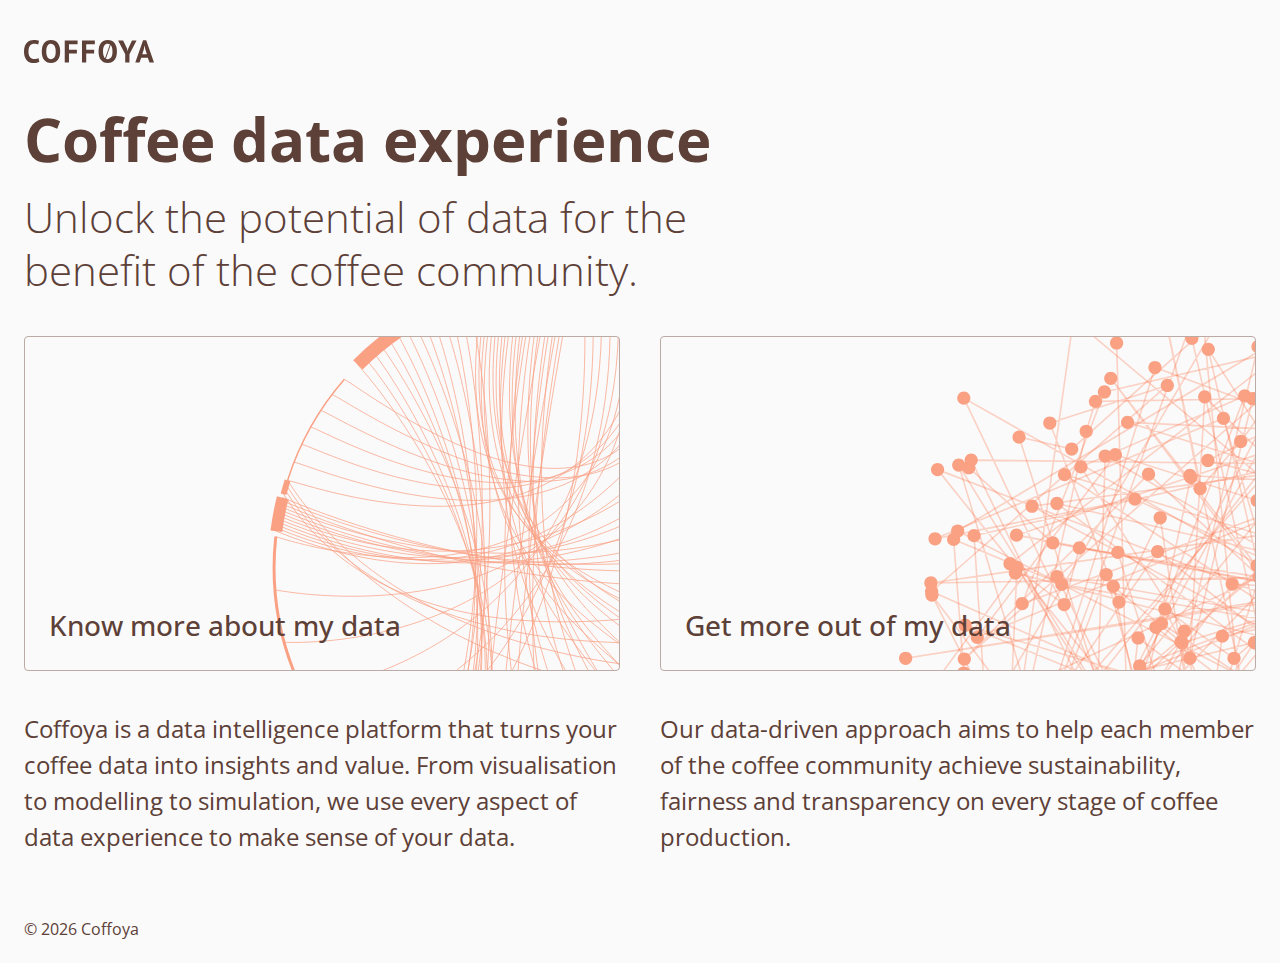
<file: index.html>
<!DOCTYPE html><html lang="en"><head><meta charset="utf-8"><meta content="width=device-width,initial-scale=1" name="viewport"><meta content="#000000" name="theme-color"><meta content="Web site created using create-react-app" name="description"><link href="/favicon.ico" rel="icon"><link href="/logo.svg" rel="apple-touch-icon"><link href="/logo-white.svg" rel="icon" media="(prefers-color-scheme: dark)"><link href="/logo.svg" rel="icon" media="(prefers-color-scheme: light)"><link href="/manifest.json" rel="manifest"><title>coffoya.com</title><script src="https://www.googletagmanager.com/gtag/js?id=G-TD6HW0Z2TL&l=dataLayer&cx=c" async type="text/javascript"></script><script src="https://www.googletagmanager.com/gtm.js?id=GTM-MKQ226HG" async></script><script>!function(e,t,a,n,g){e[n]=e[n]||[],e[n].push({"gtm.start":(new Date).getTime(),event:"gtm.js"});var m=t.getElementsByTagName(a)[0],r=t.createElement(a);r.async=!0,r.src="https://www.googletagmanager.com/gtm.js?id=GTM-MKQ226HG",m.parentNode.insertBefore(r,m)}(window,document,"script","dataLayer")</script><script>!function(t,h,e,j,s,n){t.hj=t.hj||function(){(t.hj.q=t.hj.q||[]).push(arguments)},t._hjSettings={hjid:5025738,hjsv:6},s=h.getElementsByTagName("head")[0],(n=h.createElement("script")).async=1,n.src="https://static.hotjar.com/c/hotjar-"+t._hjSettings.hjid+".js?sv="+t._hjSettings.hjsv,s.appendChild(n)}(window,document)</script><script src="https://static.hotjar.com/c/hotjar-5025738.js?sv=6" async></script><script>function gtag(){dataLayer.push(arguments)}window.dataLayer=window.dataLayer||[],gtag("js",new Date),gtag("config","G-TD6HW0Z2TL")</script><script src="/static/js/main.f3817c33.js" defer></script><link href="/static/css/main.15269162.css" rel="stylesheet"><style data-emotion="css-global" data-s="">html{-webkit-font-smoothing:antialiased;box-sizing:border-box;text-size-adjust:100%}*,::after,::before{box-sizing:inherit}b,strong{font-weight:700}body{margin:0;color:#5d4037;font-family:"Open Sans",-apple-system,sans-serif;font-weight:400;font-size:1rem;line-height:1.5;background-color:#fafafa}@media print{body{background-color:#fff}}body::backdrop{background-color:#fafafa}</style><style data-emotion="css" data-s="">.css-hywev6{display:flex;flex-direction:column;-webkit-box-pack:justify;justify-content:space-between;min-height:100vh;gap:16px 16px}@media (min-width:600px){.css-hywev6{gap:24px 24px}}@media (min-width:1200px){.css-hywev6{gap:40px 40px}}.css-26nsgx{width:100%;margin-left:auto;box-sizing:border-box;margin-right:auto;padding-left:16px;padding-right:16px;display:flex;flex-direction:column;-webkit-box-pack:justify;justify-content:space-between;min-height:100vh;gap:16px 16px}@media (min-width:600px){.css-26nsgx{padding-left:24px;padding-right:24px}}@media (min-width:1536px){.css-26nsgx{max-width:1536px}}@media (min-width:600px){.css-26nsgx{gap:24px 24px}}@media (min-width:1200px){.css-26nsgx{gap:40px 40px}}.css-3i1k8h{display:flex;flex-direction:column;gap:16px 16px;padding-bottom:16px}@media (min-width:600px){.css-3i1k8h{gap:24px 24px;padding-bottom:24px}}@media (min-width:900px){.css-3i1k8h{min-height:initial;padding-bottom:0}}@media (min-width:1200px){.css-3i1k8h{gap:40px 40px}}.css-g4a6e9{display:inline-flex;color:#5d4037;padding-top:16px}@media (min-width:600px){.css-g4a6e9{padding-top:24px}}@media (min-width:1200px){.css-g4a6e9{padding-top:40px}}.css-yd8sa2{display:flex;flex-direction:column;gap:16px 16px}.css-3g8wi0{margin:0;font-size:34px;font-weight:700;line-height:1.2}@media (min-width:600px){.css-3g8wi0{font-size:36px}}@media (min-width:900px){.css-3g8wi0{font-size:50px}}@media (min-width:1200px){.css-3g8wi0{font-size:60px}}@media (min-width:1536px){.css-3g8wi0{font-size:64px}}.css-1fxcn6w{font-size:24px;line-height:1.5;font-weight:lighter}@media (min-width:900px){.css-1fxcn6w{max-width:60%;font-size:30px}}@media (min-width:1200px){.css-1fxcn6w{line-height:1.25;font-size:42px}}@media (min-width:1536px){.css-1fxcn6w{font-size:48px}}.css-bfoeii{display:flex;flex-direction:column;gap:16px 16px;-webkit-box-flex:1;flex-grow:1}@media (min-width:600px){.css-bfoeii{gap:24px 24px}}@media (min-width:900px){.css-bfoeii{-webkit-box-flex:0;flex-grow:0;flex-direction:row}}@media (min-width:1200px){.css-bfoeii{gap:40px 40px}}.css-16outig{position:relative;display:flex;align-items:flex-end;-webkit-box-flex:1;flex-grow:1;flex-basis:100%;padding:16px;border-radius:4px;border:1px solid #bcaaa4;color:#5d4037;text-decoration:none;overflow:hidden}.css-16outig:hover{border-color:#ff5722;text-decoration:underline}@media (min-width:600px){.css-16outig{padding:24px}}.css-axw7ok{display:flex;-webkit-box-align:center;align-items:center;gap:8px 8px}.css-1ioidpb{margin:0;font-size:18px;font-weight:500}@media (min-width:600px){.css-1ioidpb{font-size:24px}}@media (min-width:1200px){.css-1ioidpb{font-size:28px}}@media (min-width:1536px){.css-1ioidpb{font-size:24px}}.css-1orxm6j{content:"";position:absolute;bottom:0;left:40%;z-index:-1;width:100%;height:120%;background-repeat:no-repeat;background-size:cover;background-image:url(/static/media/know.250cbd2c52de69e3088aee7879a654fe.svg)}.css-1xon18k{content:"";position:absolute;bottom:0;left:40%;z-index:-1;width:100%;height:120%;background-repeat:no-repeat;background-size:cover;background-image:url(/static/media/get.d262593257b6cc5cdfbca4b8fd3126de.svg)}.css-1e6bi6f{display:flex;flex-direction:column;gap:16px 16px;-webkit-box-flex:1;flex-grow:1;font-size:18px}@media (min-width:600px){.css-1e6bi6f{gap:24px 24px}}@media (min-width:900px){.css-1e6bi6f{flex-direction:row;-webkit-box-flex:0;flex-grow:0}}@media (min-width:1200px){.css-1e6bi6f{gap:40px 40px;font-size:24px}}.css-1az2vtq{flex-basis:100%;margin:0}.css-upmqzt{margin-top:auto}.css-1g7qv4a{line-height:20px}</style><link href="https://static.hotjar.com" rel="preconnect"><link href="https://www.googletagmanager.com" rel="preconnect"><link href="https://www.google-analytics.com" rel="preconnect"></head><body><noscript><iframe height="0" src="https://www.googletagmanager.com/ns.html?id=GTM-MKQ226HG" style="display:none;visibility:hidden" width="0"></iframe></noscript><noscript>You need to enable JavaScript to run this app.</noscript><div id="root"><div class="MuiContainer-root MuiContainer-maxWidthXl css-26nsgx"><div class="css-3i1k8h"><a class="css-g4a6e9" href="/"><svg fill="none" height="23" viewBox="0 0 130 23" width="130" xmlns="http://www.w3.org/2000/svg"><path d="M123.817 17.6602H117.168L115.529 22.5572H111.293L119.085 0.28386H122.209L130.001 22.5572H125.548L123.817 17.6602ZM118.251 14.1849H122.889L121.281 9.25638L120.632 5.78111H120.477L119.828 9.28797L118.251 14.1849Z" fill="currentColor"></path><path d="M101.214 14.3435L94.1016 0.442378H99.1419L103.1 8.75144L103.533 11.0894H103.688L104.151 8.68826L107.986 0.442378H112.531L105.45 14.3119V22.5578H101.214V14.3435Z" fill="currentColor"></path><path d="M80.3769 20.2754L86.7337 1.94409L87.6445 2.2738L81.2878 20.6051L80.3769 20.2754Z" fill="currentColor" clip-rule="evenodd" fill-rule="evenodd"></path><path d="M74.5547 11.5C74.5547 7.8141 75.3484 4.98123 76.9357 3.00137C78.5231 1.00046 80.7907 0 83.7387 0C85.2848 0 86.6351 0.27381 87.7895 0.821429C88.944 1.36905 89.9026 2.14835 90.6653 3.15934C91.4281 4.17033 91.995 5.38141 92.3661 6.79258C92.7371 8.20375 92.9227 9.77289 92.9227 11.5C92.9227 15.1859 92.1187 18.0293 90.5107 20.0302C88.9234 22.0101 86.666 23 83.7387 23C82.1719 23 80.8113 22.7262 79.6569 22.1786C78.5025 21.631 77.5439 20.8516 76.7811 19.8407C76.039 18.8297 75.4824 17.6186 75.1113 16.2074C74.7402 14.7962 74.5547 13.2271 74.5547 11.5ZM79.0075 11.5C79.0075 12.6163 79.1003 13.6484 79.2858 14.5962C79.4714 15.5229 79.7497 16.3233 80.1207 16.9973C80.5124 17.6712 81.0072 18.1978 81.605 18.5769C82.2029 18.956 82.9141 19.1456 83.7387 19.1456C85.2436 19.1456 86.4083 18.5453 87.2329 17.3448C88.0575 16.1442 88.4698 14.196 88.4698 11.5C88.4698 10.4258 88.3771 9.42537 88.1915 8.49863C88.0266 7.57189 87.7586 6.76099 87.3875 6.06593C87.0165 5.37088 86.532 4.83379 85.9342 4.45467C85.3363 4.05449 84.6045 3.8544 83.7387 3.8544C82.2338 3.8544 81.069 4.47573 80.2444 5.71841C79.4198 6.94002 79.0075 8.86722 79.0075 11.5Z" fill="currentColor"></path><path d="M57.9844 0.442378H70.8172V4.29677H62.2208V9.76243H70.1369V13.6168H62.2208V22.5578H57.9844V0.442378Z" fill="currentColor"></path><path d="M40.7383 0.442378H53.5711V4.29677H44.9747V9.76243H52.8908V13.6168H44.9747V22.5578H40.7383V0.442378Z" fill="currentColor"></path><path d="M17.793 11.5C17.793 7.8141 18.5866 4.98123 20.174 3.00137C21.7614 1.00046 24.029 0 26.977 0C28.5231 0 29.8734 0.27381 31.0278 0.821429C32.1823 1.36905 33.1408 2.14835 33.9036 3.15934C34.6664 4.17033 35.2333 5.38141 35.6043 6.79258C35.9754 8.20376 36.1609 9.77289 36.1609 11.5C36.1609 15.1859 35.357 18.0293 33.749 20.0302C32.1616 22.0101 29.9043 23 26.977 23C25.4102 23 24.0496 22.7262 22.8952 22.1786C21.7407 21.631 20.7821 20.8516 20.0194 19.8407C19.2773 18.8297 18.7206 17.6186 18.3496 16.2074C17.9785 14.7962 17.793 13.2271 17.793 11.5ZM22.2458 11.5C22.2458 12.6163 22.3386 13.6484 22.5241 14.5962C22.7097 15.5229 22.988 16.3233 23.359 16.9973C23.7507 17.6712 24.2455 18.1978 24.8433 18.5769C25.4411 18.956 26.1524 19.1456 26.977 19.1456C28.4819 19.1456 29.6466 18.5453 30.4712 17.3448C31.2958 16.1442 31.7081 14.196 31.7081 11.5C31.7081 10.4258 31.6153 9.42537 31.4298 8.49863C31.2649 7.57189 30.9969 6.76099 30.6258 6.06593C30.2547 5.37088 29.7703 4.83379 29.1725 4.45467C28.5746 4.05449 27.8428 3.8544 26.977 3.8544C25.4721 3.8544 24.3073 4.47573 23.4827 5.71841C22.6581 6.94002 22.2458 8.86722 22.2458 11.5Z" fill="currentColor"></path><path d="M15.3376 21.6415C14.6779 22.1259 13.8327 22.4734 12.8019 22.6841C11.7918 22.8947 10.7507 23 9.67876 23C8.38001 23 7.14311 22.7999 5.96805 22.3997C4.81361 21.9785 3.79317 21.315 2.90672 20.4093C2.02027 19.4826 1.30905 18.2926 0.773063 16.8393C0.257688 15.3649 0 13.5852 0 11.5C0 9.33059 0.28861 7.51923 0.865831 6.06593C1.46367 4.59158 2.22642 3.41209 3.1541 2.52747C4.10239 1.6218 5.15376 0.979396 6.3082 0.600275C7.46264 0.200092 8.61708 0 9.77152 0C11.0084 0 12.0495 0.0842492 12.8947 0.252748C13.7605 0.421246 14.4718 0.621338 15.0284 0.853022L14.1934 4.51786C13.7193 4.28617 13.1524 4.11767 12.4927 4.01236C11.8536 3.90705 11.0703 3.8544 10.1426 3.8544C8.43155 3.8544 7.05034 4.47573 5.99897 5.71841C4.96822 6.96108 4.45285 8.88828 4.45285 11.5C4.45285 12.6374 4.57654 13.6799 4.82392 14.6277C5.0713 15.5545 5.44237 16.3549 5.93713 17.0288C6.4525 17.6818 7.08126 18.1978 7.8234 18.5769C8.58616 18.935 9.4623 19.114 10.4518 19.114C11.3795 19.114 12.1629 19.0192 12.8019 18.8297C13.441 18.6401 13.9976 18.3979 14.4718 18.103L15.3376 21.6415Z" fill="currentColor"></path></svg></a><div class="css-yd8sa2"><h1 class="css-3g8wi0">Coffee data experience</h1><div class="css-1fxcn6w">Unlock the potential of data for the benefit of the coffee community.</div></div><div class="css-bfoeii"><a class="css-16outig" href="/know-more"><div class="css-axw7ok"><h2 class="css-1ioidpb">Know more about my data</h2></div><div class="css-1orxm6j"></div></a><a class="css-16outig" href="/get-more"><div class="css-axw7ok"><h2 class="css-1ioidpb">Get more out of my data</h2></div><div class="css-1xon18k"></div></a></div></div><div class="css-1e6bi6f"><main class="css-1az2vtq">Coffoya is a data intelligence platform that turns your coffee data into insights and value. From visualisation to modelling to simulation, we use every aspect of data experience to make sense of your data.</main><main class="css-1az2vtq">Our data-driven approach aims to help each member of the coffee community achieve sustainability, fairness and transparency on every stage of coffee production.</main></div><footer class="css-upmqzt"><div class="css-1g7qv4a">© 2024 Coffoya</div></footer></div></div></body></html>
</file>
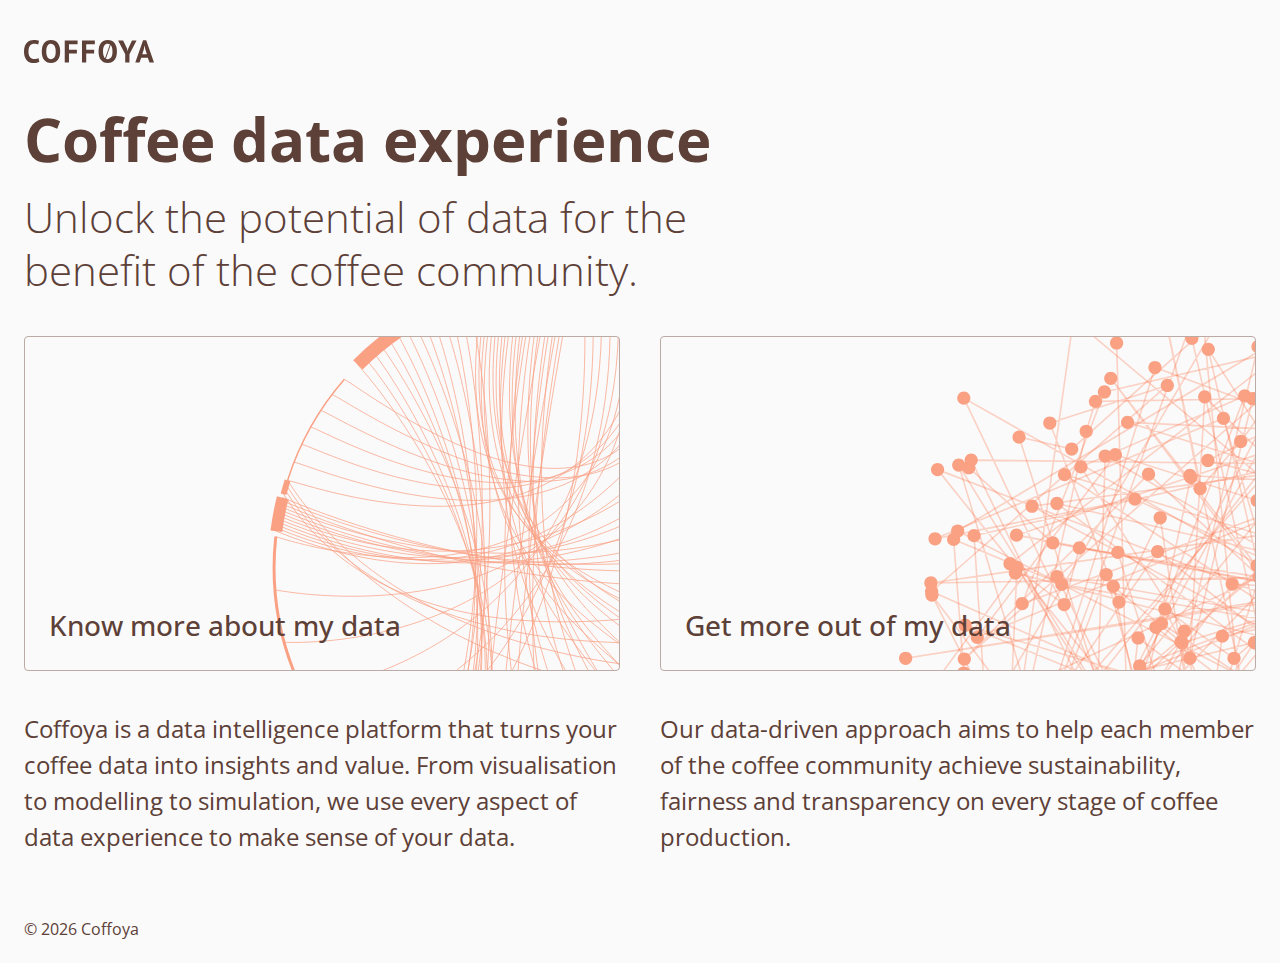
<file: get-more/index.html>
<!DOCTYPE html><html lang="en"><head><meta charset="utf-8"><meta content="width=device-width,initial-scale=1" name="viewport"><meta content="#000000" name="theme-color"><meta content="Web site created using create-react-app" name="description"><link href="/favicon.ico" rel="icon"><link href="/logo.svg" rel="apple-touch-icon"><link href="/logo-white.svg" rel="icon" media="(prefers-color-scheme: dark)"><link href="/logo.svg" rel="icon" media="(prefers-color-scheme: light)"><link href="/manifest.json" rel="manifest"><title>coffoya.com</title><script src="https://www.googletagmanager.com/gtag/js?id=G-TD6HW0Z2TL&l=dataLayer&cx=c" async type="text/javascript"></script><script src="https://www.googletagmanager.com/gtm.js?id=GTM-MKQ226HG" async></script><script>!function(e,t,a,n,g){e[n]=e[n]||[],e[n].push({"gtm.start":(new Date).getTime(),event:"gtm.js"});var m=t.getElementsByTagName(a)[0],r=t.createElement(a);r.async=!0,r.src="https://www.googletagmanager.com/gtm.js?id=GTM-MKQ226HG",m.parentNode.insertBefore(r,m)}(window,document,"script","dataLayer")</script><script>!function(t,h,e,j,s,n){t.hj=t.hj||function(){(t.hj.q=t.hj.q||[]).push(arguments)},t._hjSettings={hjid:5025738,hjsv:6},s=h.getElementsByTagName("head")[0],(n=h.createElement("script")).async=1,n.src="https://static.hotjar.com/c/hotjar-"+t._hjSettings.hjid+".js?sv="+t._hjSettings.hjsv,s.appendChild(n)}(window,document)</script><script src="https://static.hotjar.com/c/hotjar-5025738.js?sv=6" async></script><script>function gtag(){dataLayer.push(arguments)}window.dataLayer=window.dataLayer||[],gtag("js",new Date),gtag("config","G-TD6HW0Z2TL")</script><script src="/static/js/main.f3817c33.js" defer></script><link href="/static/css/main.15269162.css" rel="stylesheet"><link href="https://static.hotjar.com" rel="preconnect"><link href="https://www.googletagmanager.com" rel="preconnect"><style data-emotion="css-global" data-s="">html{-webkit-font-smoothing:antialiased;box-sizing:border-box;text-size-adjust:100%}*,::after,::before{box-sizing:inherit}b,strong{font-weight:700}body{margin:0;color:#5d4037;font-family:"Open Sans",-apple-system,sans-serif;font-weight:400;font-size:1rem;line-height:1.5;background-color:#fafafa}@media print{body{background-color:#fff}}body::backdrop{background-color:#fafafa}</style><style data-emotion="css-global" data-s="">@-webkit-keyframes mui-auto-fill{0%{display:block}}@keyframes mui-auto-fill{0%{display:block}}@-webkit-keyframes mui-auto-fill-cancel{0%{display:block}}@keyframes mui-auto-fill-cancel{0%{display:block}}</style><style data-emotion="css-global" data-s="">@-webkit-keyframes mui-auto-fill{0%{display:block}}@keyframes mui-auto-fill{0%{display:block}}@-webkit-keyframes mui-auto-fill-cancel{0%{display:block}}@keyframes mui-auto-fill-cancel{0%{display:block}}</style><style data-emotion="css-global" data-s="">@-webkit-keyframes mui-auto-fill{0%{display:block}}@keyframes mui-auto-fill{0%{display:block}}@-webkit-keyframes mui-auto-fill-cancel{0%{display:block}}@keyframes mui-auto-fill-cancel{0%{display:block}}</style><style data-emotion="css" data-s="">.css-hywev6{display:flex;flex-direction:column;-webkit-box-pack:justify;justify-content:space-between;min-height:100vh;gap:16px 16px}@media (min-width:600px){.css-hywev6{gap:24px 24px}}@media (min-width:1200px){.css-hywev6{gap:40px 40px}}.css-26nsgx{width:100%;margin-left:auto;box-sizing:border-box;margin-right:auto;padding-left:16px;padding-right:16px;display:flex;flex-direction:column;-webkit-box-pack:justify;justify-content:space-between;min-height:100vh;gap:16px 16px}@media (min-width:600px){.css-26nsgx{padding-left:24px;padding-right:24px}}@media (min-width:1536px){.css-26nsgx{max-width:1536px}}@media (min-width:600px){.css-26nsgx{gap:24px 24px}}@media (min-width:1200px){.css-26nsgx{gap:40px 40px}}.css-g4a6e9{display:inline-flex;color:#5d4037;padding-top:16px}@media (min-width:600px){.css-g4a6e9{padding-top:24px}}@media (min-width:1200px){.css-g4a6e9{padding-top:40px}}.css-yd8sa2{display:flex;flex-direction:column;gap:16px 16px}.css-3g8wi0{margin:0;font-size:34px;font-weight:700;line-height:1.2}@media (min-width:600px){.css-3g8wi0{font-size:36px}}@media (min-width:900px){.css-3g8wi0{font-size:50px}}@media (min-width:1200px){.css-3g8wi0{font-size:60px}}@media (min-width:1536px){.css-3g8wi0{font-size:64px}}.css-2e30de{font-size:18px;font-weight:lighter}@media (min-width:900px){.css-2e30de{max-width:60%;font-size:24px}}.css-nzku4o{content:"";position:absolute;top:-20%;right:0;left:55%;bottom:50%;z-index:-1;background-repeat:no-repeat;background-size:cover;background-position:left bottom;background-image:url(/static/media/get.d262593257b6cc5cdfbca4b8fd3126de.svg)}@media (min-width:900px){.css-g7e60n{max-width:60%}}.css-14b2qs7{color:rgba(0,0,0,.6);font-family:"Open Sans",-apple-system,sans-serif;font-weight:400;font-size:1rem;line-height:1.4375em;padding:0;position:relative}.css-14b2qs7.Mui-focused{color:#5d4037}.css-14b2qs7.Mui-disabled{color:rgba(0,0,0,.38)}.css-14b2qs7.Mui-error{color:#d32f2f}.css-o35v65{display:flex;flex-flow:row wrap;gap:8px 8px}.css-1f5mcb9{background:#fafafa;color:#5d4037;border:1px solid #7d665f}.css-1f5mcb9:hover{background:rgba(93,64,55,.063);border:1px solid #412c26;color:#412c26}.css-1en2zxe{text-transform:none;font-family:"Open Sans",-apple-system,sans-serif;font-weight:500;font-size:.875rem;line-height:1.75;min-width:64px;padding:6px 16px;border-radius:4px;transition:background-color 250ms cubic-bezier(.4,0,.2,1) 0s,box-shadow 250ms cubic-bezier(.4,0,.2,1) 0s,border-color 250ms cubic-bezier(.4,0,.2,1) 0s,color 250ms cubic-bezier(.4,0,.2,1) 0s;box-shadow:none;background:#fafafa;color:#5d4037;border:1px solid #7d665f}.css-1en2zxe:hover{text-decoration:none;background-color:#f5f5f5;box-shadow:rgba(0,0,0,.2) 0 2px 4px -1px,rgba(0,0,0,.14) 0 4px 5px 0,rgba(0,0,0,.12) 0 1px 10px 0}@media (hover:none){.css-1en2zxe:hover{box-shadow:rgba(0,0,0,.2) 0 3px 1px -2px,rgba(0,0,0,.14) 0 2px 2px 0,rgba(0,0,0,.12) 0 1px 5px 0;background-color:#e0e0e0}}.css-1en2zxe:active{box-shadow:rgba(0,0,0,.2) 0 5px 5px -3px,rgba(0,0,0,.14) 0 8px 10px 1px,rgba(0,0,0,.12) 0 3px 14px 2px}.css-1en2zxe.Mui-focusVisible{box-shadow:rgba(0,0,0,.2) 0 3px 5px -1px,rgba(0,0,0,.14) 0 6px 10px 0,rgba(0,0,0,.12) 0 1px 18px 0}.css-1en2zxe.Mui-disabled{color:rgba(0,0,0,.26);box-shadow:none;background-color:rgba(0,0,0,.12)}.css-1en2zxe:hover{box-shadow:none}.css-1en2zxe.Mui-focusVisible{box-shadow:none}.css-1en2zxe:active{box-shadow:none}.css-1en2zxe.Mui-disabled{box-shadow:none}.css-1en2zxe:hover{background:rgba(93,64,55,.063);border:1px solid #412c26;color:#412c26}.css-1mjpnjg{display:inline-flex;-webkit-box-align:center;align-items:center;-webkit-box-pack:center;justify-content:center;position:relative;box-sizing:border-box;-webkit-tap-highlight-color:transparent;outline:0;margin:0;cursor:pointer;user-select:none;vertical-align:middle;-webkit-appearance:none;text-decoration:none;text-transform:none;font-family:"Open Sans",-apple-system,sans-serif;font-weight:500;font-size:.875rem;line-height:1.75;min-width:64px;padding:6px 16px;border-radius:4px;transition:background-color 250ms cubic-bezier(.4,0,.2,1) 0s,box-shadow 250ms cubic-bezier(.4,0,.2,1) 0s,border-color 250ms cubic-bezier(.4,0,.2,1) 0s,color 250ms cubic-bezier(.4,0,.2,1) 0s;box-shadow:none;background:#fafafa;color:#5d4037;border:1px solid #7d665f}.css-1mjpnjg.Mui-disabled{pointer-events:none;cursor:default}@media print{.css-1mjpnjg{-webkit-print-color-adjust:exact}}.css-1mjpnjg:hover{text-decoration:none;background-color:#f5f5f5;box-shadow:rgba(0,0,0,.2) 0 2px 4px -1px,rgba(0,0,0,.14) 0 4px 5px 0,rgba(0,0,0,.12) 0 1px 10px 0}@media (hover:none){.css-1mjpnjg:hover{box-shadow:rgba(0,0,0,.2) 0 3px 1px -2px,rgba(0,0,0,.14) 0 2px 2px 0,rgba(0,0,0,.12) 0 1px 5px 0;background-color:#e0e0e0}}.css-1mjpnjg:active{box-shadow:rgba(0,0,0,.2) 0 5px 5px -3px,rgba(0,0,0,.14) 0 8px 10px 1px,rgba(0,0,0,.12) 0 3px 14px 2px}.css-1mjpnjg.Mui-focusVisible{box-shadow:rgba(0,0,0,.2) 0 3px 5px -1px,rgba(0,0,0,.14) 0 6px 10px 0,rgba(0,0,0,.12) 0 1px 18px 0}.css-1mjpnjg.Mui-disabled{color:rgba(0,0,0,.26);box-shadow:none;background-color:rgba(0,0,0,.12)}.css-1mjpnjg:hover{box-shadow:none}.css-1mjpnjg.Mui-focusVisible{box-shadow:none}.css-1mjpnjg:active{box-shadow:none}.css-1mjpnjg.Mui-disabled{box-shadow:none}.css-1mjpnjg:hover{background:rgba(93,64,55,.063);border:1px solid #412c26;color:#412c26}.css-47xwek{display:inline-flex;flex-direction:column;position:relative;min-width:0;padding:0;margin:8px 0 4px;border:0;vertical-align:top;width:100%}.css-1ew71to{background:#fafafa}.css-160q17h{background:#fafafa}.css-1ww3vbw{display:inline-flex;flex-direction:column;position:relative;min-width:0;padding:0;margin:0;border:0;vertical-align:top;background:#fafafa}.css-nd1nwr{display:block;transform-origin:left top;white-space:nowrap;overflow:hidden;text-overflow:ellipsis;max-width:calc(100% - 24px);position:absolute;left:0;top:0;transform:translate(14px,16px) scale(1);transition:color .2s cubic-bezier(0,0,.2,1) 0s,transform .2s cubic-bezier(0,0,.2,1) 0s,max-width .2s cubic-bezier(0,0,.2,1) 0s;z-index:1;pointer-events:none}.css-1jmqx4u{color:rgba(0,0,0,.6);font-family:"Open Sans",-apple-system,sans-serif;font-weight:400;font-size:1rem;line-height:1.4375em;padding:0;display:block;transform-origin:left top;white-space:nowrap;overflow:hidden;text-overflow:ellipsis;max-width:calc(100% - 24px);position:absolute;left:0;top:0;transform:translate(14px,16px) scale(1);transition:color .2s cubic-bezier(0,0,.2,1) 0s,transform .2s cubic-bezier(0,0,.2,1) 0s,max-width .2s cubic-bezier(0,0,.2,1) 0s;z-index:1;pointer-events:none}.css-1jmqx4u.Mui-focused{color:#5d4037}.css-1jmqx4u.Mui-disabled{color:rgba(0,0,0,.38)}.css-1jmqx4u.Mui-error{color:#d32f2f}.css-17kht52{font-family:"Open Sans",-apple-system,sans-serif;font-weight:400;font-size:1rem;line-height:1.4375em;color:#5d4037;box-sizing:border-box;cursor:text;display:inline-flex;-webkit-box-align:center;align-items:center;position:relative;border-radius:4px}.css-17kht52.Mui-disabled{color:rgba(0,0,0,.38);cursor:default}.css-17kht52:hover .MuiOutlinedInput-notchedOutline{border-color:#5d4037}@media (hover:none){.css-17kht52:hover .MuiOutlinedInput-notchedOutline{border-color:rgba(0,0,0,.23)}}.css-17kht52.Mui-focused .MuiOutlinedInput-notchedOutline{border-color:#5d4037;border-width:2px}.css-17kht52.Mui-error .MuiOutlinedInput-notchedOutline{border-color:#d32f2f}.css-17kht52.Mui-disabled .MuiOutlinedInput-notchedOutline{border-color:rgba(0,0,0,.26)}.css-1x5jdmq{font:inherit;letter-spacing:inherit;color:currentcolor;border:0;box-sizing:content-box;background:0 0;height:1.4375em;margin:0;-webkit-tap-highlight-color:transparent;display:block;min-width:0;width:100%;animation-name:mui-auto-fill-cancel;animation-duration:10ms;padding:16.5px 14px}.css-1x5jdmq::-webkit-input-placeholder{color:currentcolor;opacity:.42;transition:opacity .2s cubic-bezier(.4,0,.2,1) 0s}.css-1x5jdmq:focus{outline:0}.css-1x5jdmq:invalid{box-shadow:none}.css-1x5jdmq::-webkit-search-decoration{-webkit-appearance:none}label[data-shrink=false]+.MuiInputBase-formControl .css-1x5jdmq::-webkit-input-placeholder{opacity:0!important}label[data-shrink=false]+.MuiInputBase-formControl .css-1x5jdmq:focus::-webkit-input-placeholder{opacity:.42}.css-1x5jdmq.Mui-disabled{opacity:1;-webkit-text-fill-color:rgba(0,0,0,.38)}.css-1x5jdmq:-webkit-autofill{animation-duration:5000s;animation-name:mui-auto-fill}.css-1x5jdmq:-webkit-autofill{border-radius:inherit}.css-19w1uun{border-color:rgba(0,0,0,.23)}.css-igs3ac{text-align:left;position:absolute;bottom:0;right:0;top:-5px;left:0;margin:0;padding:0 8px;pointer-events:none;border-radius:inherit;border-style:solid;border-width:1px;overflow:hidden;min-width:0;border-color:rgba(0,0,0,.23)}.css-yjsfm1{float:unset;width:auto;overflow:hidden;display:block;padding:0;height:11px;font-size:.75em;visibility:hidden;max-width:.01px;transition:max-width 50ms cubic-bezier(0,0,.2,1) 0s;white-space:nowrap}.css-yjsfm1>span{padding-left:5px;padding-right:5px;display:inline-block;opacity:0;visibility:visible}.css-sp68t1.Mui-error{color:#d32f2f}.css-t1htp4{font-family:"Open Sans",-apple-system,sans-serif;font-weight:400;font-size:1rem;line-height:1.4375em;color:#5d4037;box-sizing:border-box;cursor:text;display:inline-flex;-webkit-box-align:center;align-items:center;position:relative;border-radius:4px;padding:16.5px 14px}.css-t1htp4.Mui-disabled{color:rgba(0,0,0,.38);cursor:default}.css-t1htp4:hover .MuiOutlinedInput-notchedOutline{border-color:#5d4037}@media (hover:none){.css-t1htp4:hover .MuiOutlinedInput-notchedOutline{border-color:rgba(0,0,0,.23)}}.css-t1htp4.Mui-focused .MuiOutlinedInput-notchedOutline{border-color:#5d4037;border-width:2px}.css-t1htp4.Mui-error .MuiOutlinedInput-notchedOutline{border-color:#d32f2f}.css-t1htp4.Mui-disabled .MuiOutlinedInput-notchedOutline{border-color:rgba(0,0,0,.26)}.css-u36398{font:inherit;letter-spacing:inherit;color:currentcolor;border:0;box-sizing:content-box;background:0 0;height:auto;margin:0;-webkit-tap-highlight-color:transparent;display:block;min-width:0;width:100%;animation-name:mui-auto-fill-cancel;animation-duration:10ms;resize:none;padding:0}.css-u36398::-webkit-input-placeholder{color:currentcolor;opacity:.42;transition:opacity .2s cubic-bezier(.4,0,.2,1) 0s}.css-u36398:focus{outline:0}.css-u36398:invalid{box-shadow:none}.css-u36398::-webkit-search-decoration{-webkit-appearance:none}label[data-shrink=false]+.MuiInputBase-formControl .css-u36398::-webkit-input-placeholder{opacity:0!important}label[data-shrink=false]+.MuiInputBase-formControl .css-u36398:focus::-webkit-input-placeholder{opacity:.42}.css-u36398.Mui-disabled{opacity:1;-webkit-text-fill-color:rgba(0,0,0,.38)}.css-u36398:-webkit-autofill{animation-duration:5000s;animation-name:mui-auto-fill}.css-u36398:-webkit-autofill{border-radius:inherit}.css-p1csj5{display:inline-flex;flex-direction:column;position:relative;min-width:0;padding:0;margin:8px 0 4px;border:0;vertical-align:top}.css-y9tjch{text-transform:none;font-family:"Open Sans",-apple-system,sans-serif;font-weight:500;font-size:.9375rem;line-height:1.75;min-width:64px;padding:8px 22px;border-radius:4px;transition:background-color 250ms cubic-bezier(.4,0,.2,1) 0s,box-shadow 250ms cubic-bezier(.4,0,.2,1) 0s,border-color 250ms cubic-bezier(.4,0,.2,1) 0s,color 250ms cubic-bezier(.4,0,.2,1) 0s;color:#fff;background-color:#5d4037;box-shadow:rgba(0,0,0,.2) 0 3px 1px -2px,rgba(0,0,0,.14) 0 2px 2px 0,rgba(0,0,0,.12) 0 1px 5px 0}.css-y9tjch:hover{text-decoration:none;background-color:#412c26;box-shadow:rgba(0,0,0,.2) 0 2px 4px -1px,rgba(0,0,0,.14) 0 4px 5px 0,rgba(0,0,0,.12) 0 1px 10px 0}@media (hover:none){.css-y9tjch:hover{background-color:#5d4037}}.css-y9tjch:active{box-shadow:rgba(0,0,0,.2) 0 5px 5px -3px,rgba(0,0,0,.14) 0 8px 10px 1px,rgba(0,0,0,.12) 0 3px 14px 2px}.css-y9tjch.Mui-focusVisible{box-shadow:rgba(0,0,0,.2) 0 3px 5px -1px,rgba(0,0,0,.14) 0 6px 10px 0,rgba(0,0,0,.12) 0 1px 18px 0}.css-y9tjch.Mui-disabled{color:rgba(0,0,0,.26);box-shadow:none;background-color:rgba(0,0,0,.12)}.css-pxhn8d{display:inline-flex;-webkit-box-align:center;align-items:center;-webkit-box-pack:center;justify-content:center;position:relative;box-sizing:border-box;-webkit-tap-highlight-color:transparent;outline:0;border:0;margin:0;cursor:pointer;user-select:none;vertical-align:middle;-webkit-appearance:none;text-decoration:none;text-transform:none;font-family:"Open Sans",-apple-system,sans-serif;font-weight:500;font-size:.9375rem;line-height:1.75;min-width:64px;padding:8px 22px;border-radius:4px;transition:background-color 250ms cubic-bezier(.4,0,.2,1) 0s,box-shadow 250ms cubic-bezier(.4,0,.2,1) 0s,border-color 250ms cubic-bezier(.4,0,.2,1) 0s,color 250ms cubic-bezier(.4,0,.2,1) 0s;color:#fff;background-color:#5d4037;box-shadow:rgba(0,0,0,.2) 0 3px 1px -2px,rgba(0,0,0,.14) 0 2px 2px 0,rgba(0,0,0,.12) 0 1px 5px 0}.css-pxhn8d.Mui-disabled{pointer-events:none;cursor:default}@media print{.css-pxhn8d{-webkit-print-color-adjust:exact}}.css-pxhn8d:hover{text-decoration:none;background-color:#412c26;box-shadow:rgba(0,0,0,.2) 0 2px 4px -1px,rgba(0,0,0,.14) 0 4px 5px 0,rgba(0,0,0,.12) 0 1px 10px 0}@media (hover:none){.css-pxhn8d:hover{background-color:#5d4037}}.css-pxhn8d:active{box-shadow:rgba(0,0,0,.2) 0 5px 5px -3px,rgba(0,0,0,.14) 0 8px 10px 1px,rgba(0,0,0,.12) 0 3px 14px 2px}.css-pxhn8d.Mui-focusVisible{box-shadow:rgba(0,0,0,.2) 0 3px 5px -1px,rgba(0,0,0,.14) 0 6px 10px 0,rgba(0,0,0,.12) 0 1px 18px 0}.css-pxhn8d.Mui-disabled{color:rgba(0,0,0,.26);box-shadow:none;background-color:rgba(0,0,0,.12)}.css-upmqzt{margin-top:auto}.css-1g7qv4a{line-height:20px}.css-w0pj6f{overflow:hidden;pointer-events:none;position:absolute;z-index:0;top:0;right:0;bottom:0;left:0;border-radius:inherit}</style><link href="https://www.google-analytics.com" rel="preconnect"></head><body><noscript><iframe height="0" src="https://www.googletagmanager.com/ns.html?id=GTM-MKQ226HG" style="display:none;visibility:hidden" width="0"></iframe></noscript><noscript>You need to enable JavaScript to run this app.</noscript><div id="root"><div class="MuiContainer-root MuiContainer-maxWidthXl css-26nsgx"><a class="css-g4a6e9" href="/"><svg fill="none" height="23" viewBox="0 0 130 23" width="130" xmlns="http://www.w3.org/2000/svg"><path d="M123.817 17.6602H117.168L115.529 22.5572H111.293L119.085 0.28386H122.209L130.001 22.5572H125.548L123.817 17.6602ZM118.251 14.1849H122.889L121.281 9.25638L120.632 5.78111H120.477L119.828 9.28797L118.251 14.1849Z" fill="currentColor"></path><path d="M101.214 14.3435L94.1016 0.442378H99.1419L103.1 8.75144L103.533 11.0894H103.688L104.151 8.68826L107.986 0.442378H112.531L105.45 14.3119V22.5578H101.214V14.3435Z" fill="currentColor"></path><path d="M80.3769 20.2754L86.7337 1.94409L87.6445 2.2738L81.2878 20.6051L80.3769 20.2754Z" fill="currentColor" clip-rule="evenodd" fill-rule="evenodd"></path><path d="M74.5547 11.5C74.5547 7.8141 75.3484 4.98123 76.9357 3.00137C78.5231 1.00046 80.7907 0 83.7387 0C85.2848 0 86.6351 0.27381 87.7895 0.821429C88.944 1.36905 89.9026 2.14835 90.6653 3.15934C91.4281 4.17033 91.995 5.38141 92.3661 6.79258C92.7371 8.20375 92.9227 9.77289 92.9227 11.5C92.9227 15.1859 92.1187 18.0293 90.5107 20.0302C88.9234 22.0101 86.666 23 83.7387 23C82.1719 23 80.8113 22.7262 79.6569 22.1786C78.5025 21.631 77.5439 20.8516 76.7811 19.8407C76.039 18.8297 75.4824 17.6186 75.1113 16.2074C74.7402 14.7962 74.5547 13.2271 74.5547 11.5ZM79.0075 11.5C79.0075 12.6163 79.1003 13.6484 79.2858 14.5962C79.4714 15.5229 79.7497 16.3233 80.1207 16.9973C80.5124 17.6712 81.0072 18.1978 81.605 18.5769C82.2029 18.956 82.9141 19.1456 83.7387 19.1456C85.2436 19.1456 86.4083 18.5453 87.2329 17.3448C88.0575 16.1442 88.4698 14.196 88.4698 11.5C88.4698 10.4258 88.3771 9.42537 88.1915 8.49863C88.0266 7.57189 87.7586 6.76099 87.3875 6.06593C87.0165 5.37088 86.532 4.83379 85.9342 4.45467C85.3363 4.05449 84.6045 3.8544 83.7387 3.8544C82.2338 3.8544 81.069 4.47573 80.2444 5.71841C79.4198 6.94002 79.0075 8.86722 79.0075 11.5Z" fill="currentColor"></path><path d="M57.9844 0.442378H70.8172V4.29677H62.2208V9.76243H70.1369V13.6168H62.2208V22.5578H57.9844V0.442378Z" fill="currentColor"></path><path d="M40.7383 0.442378H53.5711V4.29677H44.9747V9.76243H52.8908V13.6168H44.9747V22.5578H40.7383V0.442378Z" fill="currentColor"></path><path d="M17.793 11.5C17.793 7.8141 18.5866 4.98123 20.174 3.00137C21.7614 1.00046 24.029 0 26.977 0C28.5231 0 29.8734 0.27381 31.0278 0.821429C32.1823 1.36905 33.1408 2.14835 33.9036 3.15934C34.6664 4.17033 35.2333 5.38141 35.6043 6.79258C35.9754 8.20376 36.1609 9.77289 36.1609 11.5C36.1609 15.1859 35.357 18.0293 33.749 20.0302C32.1616 22.0101 29.9043 23 26.977 23C25.4102 23 24.0496 22.7262 22.8952 22.1786C21.7407 21.631 20.7821 20.8516 20.0194 19.8407C19.2773 18.8297 18.7206 17.6186 18.3496 16.2074C17.9785 14.7962 17.793 13.2271 17.793 11.5ZM22.2458 11.5C22.2458 12.6163 22.3386 13.6484 22.5241 14.5962C22.7097 15.5229 22.988 16.3233 23.359 16.9973C23.7507 17.6712 24.2455 18.1978 24.8433 18.5769C25.4411 18.956 26.1524 19.1456 26.977 19.1456C28.4819 19.1456 29.6466 18.5453 30.4712 17.3448C31.2958 16.1442 31.7081 14.196 31.7081 11.5C31.7081 10.4258 31.6153 9.42537 31.4298 8.49863C31.2649 7.57189 30.9969 6.76099 30.6258 6.06593C30.2547 5.37088 29.7703 4.83379 29.1725 4.45467C28.5746 4.05449 27.8428 3.8544 26.977 3.8544C25.4721 3.8544 24.3073 4.47573 23.4827 5.71841C22.6581 6.94002 22.2458 8.86722 22.2458 11.5Z" fill="currentColor"></path><path d="M15.3376 21.6415C14.6779 22.1259 13.8327 22.4734 12.8019 22.6841C11.7918 22.8947 10.7507 23 9.67876 23C8.38001 23 7.14311 22.7999 5.96805 22.3997C4.81361 21.9785 3.79317 21.315 2.90672 20.4093C2.02027 19.4826 1.30905 18.2926 0.773063 16.8393C0.257688 15.3649 0 13.5852 0 11.5C0 9.33059 0.28861 7.51923 0.865831 6.06593C1.46367 4.59158 2.22642 3.41209 3.1541 2.52747C4.10239 1.6218 5.15376 0.979396 6.3082 0.600275C7.46264 0.200092 8.61708 0 9.77152 0C11.0084 0 12.0495 0.0842492 12.8947 0.252748C13.7605 0.421246 14.4718 0.621338 15.0284 0.853022L14.1934 4.51786C13.7193 4.28617 13.1524 4.11767 12.4927 4.01236C11.8536 3.90705 11.0703 3.8544 10.1426 3.8544C8.43155 3.8544 7.05034 4.47573 5.99897 5.71841C4.96822 6.96108 4.45285 8.88828 4.45285 11.5C4.45285 12.6374 4.57654 13.6799 4.82392 14.6277C5.0713 15.5545 5.44237 16.3549 5.93713 17.0288C6.4525 17.6818 7.08126 18.1978 7.8234 18.5769C8.58616 18.935 9.4623 19.114 10.4518 19.114C11.3795 19.114 12.1629 19.0192 12.8019 18.8297C13.441 18.6401 13.9976 18.3979 14.4718 18.103L15.3376 21.6415Z" fill="currentColor"></path></svg></a><div class="css-yd8sa2"><h1 class="css-3g8wi0">I want to get more<br>out of my data</h1><div class="css-2e30de">Even when all pieces seem to have fallen into place, there still can be empty spaces left. We can help you detect them and add what is missing.</div></div><div class="css-nzku4o"></div><div class="css-g7e60n"><form method="post" novalidate><label class="MuiFormLabel-root MuiFormLabel-colorPrimary css-14b2qs7">What I'm doing:</label><div class="MuiStack-root css-o35v65"><button class="MuiButtonBase-root MuiButton-root MuiButton-contained MuiButton-containedInherit MuiButton-sizeMedium MuiButton-containedSizeMedium MuiButton-colorInherit MuiButton-disableElevation MuiButton-root MuiButton-contained MuiButton-containedInherit MuiButton-sizeMedium MuiButton-containedSizeMedium MuiButton-colorInherit MuiButton-disableElevation css-1mjpnjg" tabindex="0" type="button">Farming<span class="MuiTouchRipple-root css-w0pj6f"></span></button><button class="MuiButtonBase-root MuiButton-root MuiButton-contained MuiButton-containedInherit MuiButton-sizeMedium MuiButton-containedSizeMedium MuiButton-colorInherit MuiButton-disableElevation MuiButton-root MuiButton-contained MuiButton-containedInherit MuiButton-sizeMedium MuiButton-containedSizeMedium MuiButton-colorInherit MuiButton-disableElevation css-1mjpnjg" tabindex="0" type="button">Processing<span class="MuiTouchRipple-root css-w0pj6f"></span></button><button class="MuiButtonBase-root MuiButton-root MuiButton-contained MuiButton-containedInherit MuiButton-sizeMedium MuiButton-containedSizeMedium MuiButton-colorInherit MuiButton-disableElevation MuiButton-root MuiButton-contained MuiButton-containedInherit MuiButton-sizeMedium MuiButton-containedSizeMedium MuiButton-colorInherit MuiButton-disableElevation css-1mjpnjg" tabindex="0" type="button">Exporting<span class="MuiTouchRipple-root css-w0pj6f"></span></button><button class="MuiButtonBase-root MuiButton-root MuiButton-contained MuiButton-containedInherit MuiButton-sizeMedium MuiButton-containedSizeMedium MuiButton-colorInherit MuiButton-disableElevation MuiButton-root MuiButton-contained MuiButton-containedInherit MuiButton-sizeMedium MuiButton-containedSizeMedium MuiButton-colorInherit MuiButton-disableElevation css-1mjpnjg" tabindex="0" type="button">Importing<span class="MuiTouchRipple-root css-w0pj6f"></span></button><button class="MuiButtonBase-root MuiButton-root MuiButton-contained MuiButton-containedInherit MuiButton-sizeMedium MuiButton-containedSizeMedium MuiButton-colorInherit MuiButton-disableElevation MuiButton-root MuiButton-contained MuiButton-containedInherit MuiButton-sizeMedium MuiButton-containedSizeMedium MuiButton-colorInherit MuiButton-disableElevation css-1mjpnjg" tabindex="0" type="button">Roasting<span class="MuiTouchRipple-root css-w0pj6f"></span></button><button class="MuiButtonBase-root MuiButton-root MuiButton-contained MuiButton-containedInherit MuiButton-sizeMedium MuiButton-containedSizeMedium MuiButton-colorInherit MuiButton-disableElevation MuiButton-root MuiButton-contained MuiButton-containedInherit MuiButton-sizeMedium MuiButton-containedSizeMedium MuiButton-colorInherit MuiButton-disableElevation css-1mjpnjg" tabindex="0" type="button">Brewing<span class="MuiTouchRipple-root css-w0pj6f"></span></button><button class="MuiButtonBase-root MuiButton-root MuiButton-contained MuiButton-containedInherit MuiButton-sizeMedium MuiButton-containedSizeMedium MuiButton-colorInherit MuiButton-disableElevation MuiButton-root MuiButton-contained MuiButton-containedInherit MuiButton-sizeMedium MuiButton-containedSizeMedium MuiButton-colorInherit MuiButton-disableElevation css-1mjpnjg" tabindex="0" type="button">Producing tools<span class="MuiTouchRipple-root css-w0pj6f"></span></button><button class="MuiButtonBase-root MuiButton-root MuiButton-contained MuiButton-containedInherit MuiButton-sizeMedium MuiButton-containedSizeMedium MuiButton-colorInherit MuiButton-disableElevation MuiButton-root MuiButton-contained MuiButton-containedInherit MuiButton-sizeMedium MuiButton-containedSizeMedium MuiButton-colorInherit MuiButton-disableElevation css-1mjpnjg" tabindex="0" type="button">Researching<span class="MuiTouchRipple-root css-w0pj6f"></span></button></div><div class="MuiFormControl-root MuiFormControl-marginDense MuiFormControl-fullWidth css-47xwek"><div class="MuiFormControl-root MuiTextField-root css-1ww3vbw"><label class="MuiFormLabel-root MuiInputLabel-root MuiInputLabel-formControl MuiInputLabel-animated MuiInputLabel-sizeMedium MuiInputLabel-outlined MuiFormLabel-colorPrimary MuiInputLabel-root MuiInputLabel-formControl MuiInputLabel-animated MuiInputLabel-sizeMedium MuiInputLabel-outlined css-1jmqx4u" data-shrink="false" for=":r0:" id=":r0:-label">Name, Company</label><div class="MuiInputBase-root MuiOutlinedInput-root MuiInputBase-colorPrimary MuiInputBase-formControl css-17kht52"><input aria-invalid="false" class="MuiInputBase-input MuiOutlinedInput-input css-1x5jdmq" id=":r0:" name="name" type="text" value=""><fieldset aria-hidden="true" class="MuiOutlinedInput-notchedOutline css-igs3ac"><legend class="css-yjsfm1"><span>Name, Company</span></legend></fieldset></div></div></div><div class="MuiFormControl-root MuiFormControl-marginDense MuiFormControl-fullWidth css-47xwek"><div class="MuiFormControl-root MuiTextField-root css-1ww3vbw"><label class="MuiFormLabel-root MuiInputLabel-root MuiInputLabel-formControl MuiInputLabel-animated MuiInputLabel-sizeMedium MuiInputLabel-outlined MuiFormLabel-colorPrimary Mui-required MuiInputLabel-root MuiInputLabel-formControl MuiInputLabel-animated MuiInputLabel-sizeMedium MuiInputLabel-outlined css-1jmqx4u" data-shrink="false" for=":r1:" id=":r1:-label">Email<span class="MuiFormLabel-asterisk MuiInputLabel-asterisk css-sp68t1" aria-hidden="true"> *</span></label><div class="MuiInputBase-root MuiOutlinedInput-root MuiInputBase-colorPrimary MuiInputBase-formControl css-17kht52"><input aria-invalid="false" class="MuiInputBase-input MuiOutlinedInput-input css-1x5jdmq" id=":r1:" name="email" type="text" value="" required><fieldset aria-hidden="true" class="MuiOutlinedInput-notchedOutline css-igs3ac"><legend class="css-yjsfm1"><span>Email *</span></legend></fieldset></div></div></div><div class="MuiFormControl-root MuiFormControl-marginDense MuiFormControl-fullWidth css-47xwek"><div class="MuiFormControl-root MuiTextField-root css-1ww3vbw"><label class="MuiFormLabel-root MuiInputLabel-root MuiInputLabel-formControl MuiInputLabel-animated MuiInputLabel-sizeMedium MuiInputLabel-outlined MuiFormLabel-colorPrimary Mui-required MuiInputLabel-root MuiInputLabel-formControl MuiInputLabel-animated MuiInputLabel-sizeMedium MuiInputLabel-outlined css-1jmqx4u" data-shrink="false" for=":r2:" id=":r2:-label">Tell us more about your data<span class="MuiFormLabel-asterisk MuiInputLabel-asterisk css-sp68t1" aria-hidden="true"> *</span></label><div class="MuiInputBase-root MuiOutlinedInput-root MuiInputBase-colorPrimary MuiInputBase-formControl MuiInputBase-multiline css-t1htp4"><textarea class="MuiInputBase-input MuiOutlinedInput-input MuiInputBase-inputMultiline css-u36398" style="height:115px" aria-invalid="false" id=":r2:" name="content" required></textarea><textarea class="MuiInputBase-input MuiOutlinedInput-input MuiInputBase-inputMultiline css-u36398" style="visibility:hidden;position:absolute;overflow:hidden;height:0;top:0;left:0;transform:translateZ(0);padding-top:0;padding-bottom:0;width:420px" aria-hidden="true" readonly tabindex="-1"></textarea><fieldset aria-hidden="true" class="MuiOutlinedInput-notchedOutline css-igs3ac"><legend class="css-yjsfm1"><span>Tell us more about your data *</span></legend></fieldset></div></div></div><div class="MuiFormControl-root MuiFormControl-marginDense css-p1csj5"><button class="MuiButtonBase-root MuiButton-root MuiButton-contained MuiButton-containedPrimary MuiButton-sizeLarge MuiButton-containedSizeLarge MuiButton-colorPrimary Mui-disabled MuiButton-root MuiButton-contained MuiButton-containedPrimary MuiButton-sizeLarge MuiButton-containedSizeLarge MuiButton-colorPrimary css-pxhn8d" tabindex="-1" type="submit" disabled>Send</button></div></form></div><footer class="css-upmqzt"><div class="css-1g7qv4a">© 2024 Coffoya</div></footer></div></div></body></html>
</file>
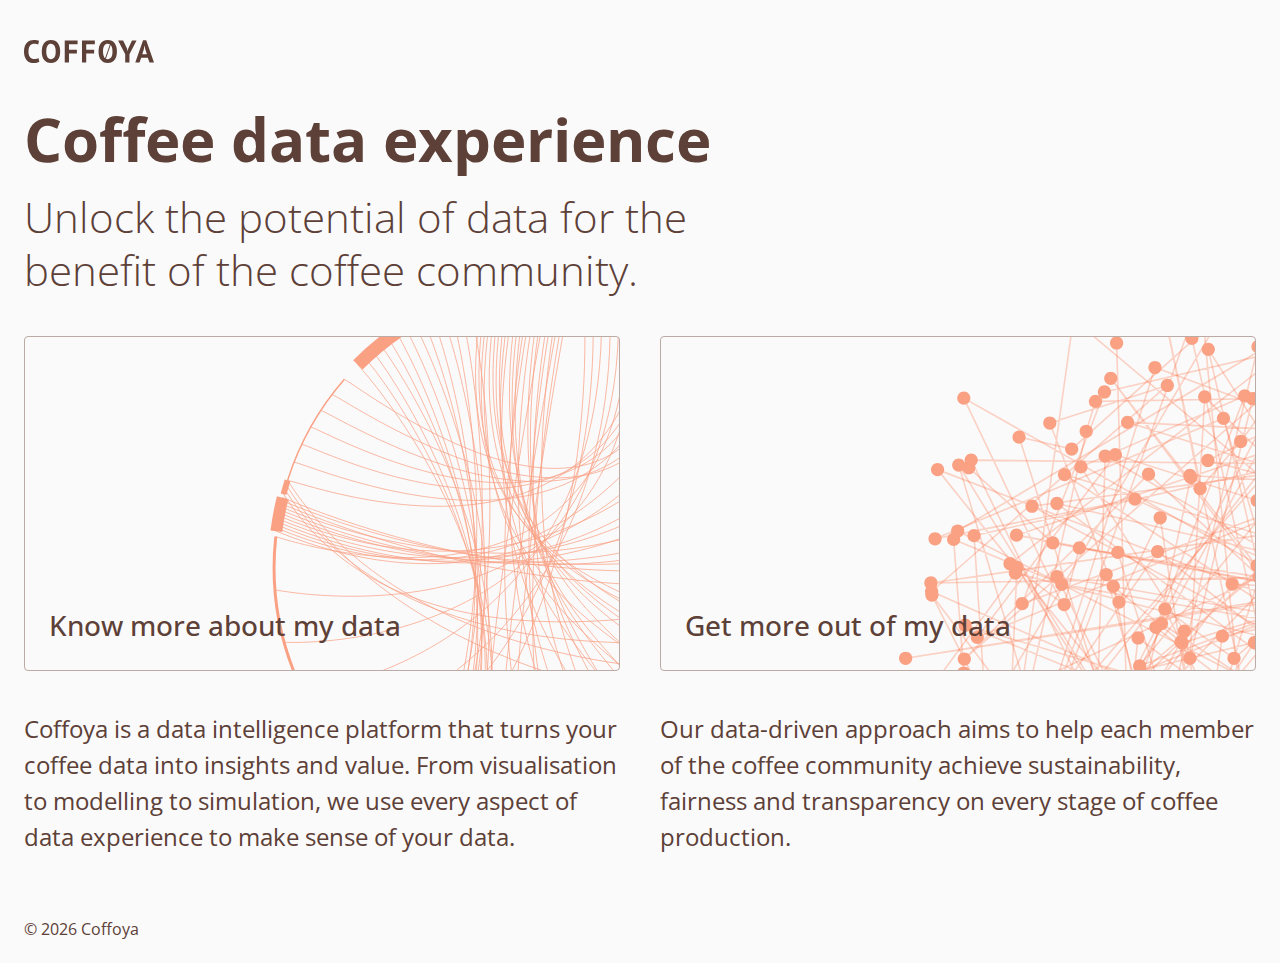
<file: know-more/index.html>
<!DOCTYPE html><html lang="en"><head><meta charset="utf-8"><meta content="width=device-width,initial-scale=1" name="viewport"><meta content="#000000" name="theme-color"><meta content="Web site created using create-react-app" name="description"><link href="/favicon.ico" rel="icon"><link href="/logo.svg" rel="apple-touch-icon"><link href="/logo-white.svg" rel="icon" media="(prefers-color-scheme: dark)"><link href="/logo.svg" rel="icon" media="(prefers-color-scheme: light)"><link href="/manifest.json" rel="manifest"><title>coffoya.com</title><script src="https://www.googletagmanager.com/gtag/js?id=G-TD6HW0Z2TL&l=dataLayer&cx=c" async type="text/javascript"></script><script src="https://www.googletagmanager.com/gtm.js?id=GTM-MKQ226HG" async></script><script>!function(e,t,a,n,g){e[n]=e[n]||[],e[n].push({"gtm.start":(new Date).getTime(),event:"gtm.js"});var m=t.getElementsByTagName(a)[0],r=t.createElement(a);r.async=!0,r.src="https://www.googletagmanager.com/gtm.js?id=GTM-MKQ226HG",m.parentNode.insertBefore(r,m)}(window,document,"script","dataLayer")</script><script>!function(t,h,e,j,s,n){t.hj=t.hj||function(){(t.hj.q=t.hj.q||[]).push(arguments)},t._hjSettings={hjid:5025738,hjsv:6},s=h.getElementsByTagName("head")[0],(n=h.createElement("script")).async=1,n.src="https://static.hotjar.com/c/hotjar-"+t._hjSettings.hjid+".js?sv="+t._hjSettings.hjsv,s.appendChild(n)}(window,document)</script><script src="https://static.hotjar.com/c/hotjar-5025738.js?sv=6" async></script><script>function gtag(){dataLayer.push(arguments)}window.dataLayer=window.dataLayer||[],gtag("js",new Date),gtag("config","G-TD6HW0Z2TL")</script><script src="/static/js/main.f3817c33.js" defer></script><link href="/static/css/main.15269162.css" rel="stylesheet"><link href="https://www.googletagmanager.com" rel="preconnect"><link href="https://static.hotjar.com" rel="preconnect"><style data-emotion="css-global" data-s="">html{-webkit-font-smoothing:antialiased;box-sizing:border-box;text-size-adjust:100%}*,::after,::before{box-sizing:inherit}b,strong{font-weight:700}body{margin:0;color:#5d4037;font-family:"Open Sans",-apple-system,sans-serif;font-weight:400;font-size:1rem;line-height:1.5;background-color:#fafafa}@media print{body{background-color:#fff}}body::backdrop{background-color:#fafafa}</style><style data-emotion="css-global" data-s="">@-webkit-keyframes mui-auto-fill{0%{display:block}}@keyframes mui-auto-fill{0%{display:block}}@-webkit-keyframes mui-auto-fill-cancel{0%{display:block}}@keyframes mui-auto-fill-cancel{0%{display:block}}</style><style data-emotion="css-global" data-s="">@-webkit-keyframes mui-auto-fill{0%{display:block}}@keyframes mui-auto-fill{0%{display:block}}@-webkit-keyframes mui-auto-fill-cancel{0%{display:block}}@keyframes mui-auto-fill-cancel{0%{display:block}}</style><style data-emotion="css-global" data-s="">@-webkit-keyframes mui-auto-fill{0%{display:block}}@keyframes mui-auto-fill{0%{display:block}}@-webkit-keyframes mui-auto-fill-cancel{0%{display:block}}@keyframes mui-auto-fill-cancel{0%{display:block}}</style><style data-emotion="css" data-s="">.css-hywev6{display:flex;flex-direction:column;-webkit-box-pack:justify;justify-content:space-between;min-height:100vh;gap:16px 16px}@media (min-width:600px){.css-hywev6{gap:24px 24px}}@media (min-width:1200px){.css-hywev6{gap:40px 40px}}.css-26nsgx{width:100%;margin-left:auto;box-sizing:border-box;margin-right:auto;padding-left:16px;padding-right:16px;display:flex;flex-direction:column;-webkit-box-pack:justify;justify-content:space-between;min-height:100vh;gap:16px 16px}@media (min-width:600px){.css-26nsgx{padding-left:24px;padding-right:24px}}@media (min-width:1536px){.css-26nsgx{max-width:1536px}}@media (min-width:600px){.css-26nsgx{gap:24px 24px}}@media (min-width:1200px){.css-26nsgx{gap:40px 40px}}.css-g4a6e9{display:inline-flex;color:#5d4037;padding-top:16px}@media (min-width:600px){.css-g4a6e9{padding-top:24px}}@media (min-width:1200px){.css-g4a6e9{padding-top:40px}}.css-yd8sa2{display:flex;flex-direction:column;gap:16px 16px}.css-3g8wi0{margin:0;font-size:34px;font-weight:700;line-height:1.2}@media (min-width:600px){.css-3g8wi0{font-size:36px}}@media (min-width:900px){.css-3g8wi0{font-size:50px}}@media (min-width:1200px){.css-3g8wi0{font-size:60px}}@media (min-width:1536px){.css-3g8wi0{font-size:64px}}.css-2e30de{font-size:18px;font-weight:lighter}@media (min-width:900px){.css-2e30de{max-width:60%;font-size:24px}}.css-1s4748y{content:"";position:absolute;top:-20%;right:0;left:55%;bottom:50%;z-index:-1;background-repeat:no-repeat;background-size:cover;background-position:left bottom;background-image:url(/static/media/know.250cbd2c52de69e3088aee7879a654fe.svg)}@media (min-width:900px){.css-g7e60n{max-width:60%}}.css-14b2qs7{color:rgba(0,0,0,.6);font-family:"Open Sans",-apple-system,sans-serif;font-weight:400;font-size:1rem;line-height:1.4375em;padding:0;position:relative}.css-14b2qs7.Mui-focused{color:#5d4037}.css-14b2qs7.Mui-disabled{color:rgba(0,0,0,.38)}.css-14b2qs7.Mui-error{color:#d32f2f}.css-o35v65{display:flex;flex-flow:row wrap;gap:8px 8px}.css-1f5mcb9{background:#fafafa;color:#5d4037;border:1px solid #7d665f}.css-1f5mcb9:hover{background:rgba(93,64,55,.063);border:1px solid #412c26;color:#412c26}.css-1en2zxe{text-transform:none;font-family:"Open Sans",-apple-system,sans-serif;font-weight:500;font-size:.875rem;line-height:1.75;min-width:64px;padding:6px 16px;border-radius:4px;transition:background-color 250ms cubic-bezier(.4,0,.2,1) 0s,box-shadow 250ms cubic-bezier(.4,0,.2,1) 0s,border-color 250ms cubic-bezier(.4,0,.2,1) 0s,color 250ms cubic-bezier(.4,0,.2,1) 0s;box-shadow:none;background:#fafafa;color:#5d4037;border:1px solid #7d665f}.css-1en2zxe:hover{text-decoration:none;background-color:#f5f5f5;box-shadow:rgba(0,0,0,.2) 0 2px 4px -1px,rgba(0,0,0,.14) 0 4px 5px 0,rgba(0,0,0,.12) 0 1px 10px 0}@media (hover:none){.css-1en2zxe:hover{box-shadow:rgba(0,0,0,.2) 0 3px 1px -2px,rgba(0,0,0,.14) 0 2px 2px 0,rgba(0,0,0,.12) 0 1px 5px 0;background-color:#e0e0e0}}.css-1en2zxe:active{box-shadow:rgba(0,0,0,.2) 0 5px 5px -3px,rgba(0,0,0,.14) 0 8px 10px 1px,rgba(0,0,0,.12) 0 3px 14px 2px}.css-1en2zxe.Mui-focusVisible{box-shadow:rgba(0,0,0,.2) 0 3px 5px -1px,rgba(0,0,0,.14) 0 6px 10px 0,rgba(0,0,0,.12) 0 1px 18px 0}.css-1en2zxe.Mui-disabled{color:rgba(0,0,0,.26);box-shadow:none;background-color:rgba(0,0,0,.12)}.css-1en2zxe:hover{box-shadow:none}.css-1en2zxe.Mui-focusVisible{box-shadow:none}.css-1en2zxe:active{box-shadow:none}.css-1en2zxe.Mui-disabled{box-shadow:none}.css-1en2zxe:hover{background:rgba(93,64,55,.063);border:1px solid #412c26;color:#412c26}.css-1mjpnjg{display:inline-flex;-webkit-box-align:center;align-items:center;-webkit-box-pack:center;justify-content:center;position:relative;box-sizing:border-box;-webkit-tap-highlight-color:transparent;outline:0;margin:0;cursor:pointer;user-select:none;vertical-align:middle;-webkit-appearance:none;text-decoration:none;text-transform:none;font-family:"Open Sans",-apple-system,sans-serif;font-weight:500;font-size:.875rem;line-height:1.75;min-width:64px;padding:6px 16px;border-radius:4px;transition:background-color 250ms cubic-bezier(.4,0,.2,1) 0s,box-shadow 250ms cubic-bezier(.4,0,.2,1) 0s,border-color 250ms cubic-bezier(.4,0,.2,1) 0s,color 250ms cubic-bezier(.4,0,.2,1) 0s;box-shadow:none;background:#fafafa;color:#5d4037;border:1px solid #7d665f}.css-1mjpnjg.Mui-disabled{pointer-events:none;cursor:default}@media print{.css-1mjpnjg{-webkit-print-color-adjust:exact}}.css-1mjpnjg:hover{text-decoration:none;background-color:#f5f5f5;box-shadow:rgba(0,0,0,.2) 0 2px 4px -1px,rgba(0,0,0,.14) 0 4px 5px 0,rgba(0,0,0,.12) 0 1px 10px 0}@media (hover:none){.css-1mjpnjg:hover{box-shadow:rgba(0,0,0,.2) 0 3px 1px -2px,rgba(0,0,0,.14) 0 2px 2px 0,rgba(0,0,0,.12) 0 1px 5px 0;background-color:#e0e0e0}}.css-1mjpnjg:active{box-shadow:rgba(0,0,0,.2) 0 5px 5px -3px,rgba(0,0,0,.14) 0 8px 10px 1px,rgba(0,0,0,.12) 0 3px 14px 2px}.css-1mjpnjg.Mui-focusVisible{box-shadow:rgba(0,0,0,.2) 0 3px 5px -1px,rgba(0,0,0,.14) 0 6px 10px 0,rgba(0,0,0,.12) 0 1px 18px 0}.css-1mjpnjg.Mui-disabled{color:rgba(0,0,0,.26);box-shadow:none;background-color:rgba(0,0,0,.12)}.css-1mjpnjg:hover{box-shadow:none}.css-1mjpnjg.Mui-focusVisible{box-shadow:none}.css-1mjpnjg:active{box-shadow:none}.css-1mjpnjg.Mui-disabled{box-shadow:none}.css-1mjpnjg:hover{background:rgba(93,64,55,.063);border:1px solid #412c26;color:#412c26}.css-47xwek{display:inline-flex;flex-direction:column;position:relative;min-width:0;padding:0;margin:8px 0 4px;border:0;vertical-align:top;width:100%}.css-1ew71to{background:#fafafa}.css-160q17h{background:#fafafa}.css-1ww3vbw{display:inline-flex;flex-direction:column;position:relative;min-width:0;padding:0;margin:0;border:0;vertical-align:top;background:#fafafa}.css-nd1nwr{display:block;transform-origin:left top;white-space:nowrap;overflow:hidden;text-overflow:ellipsis;max-width:calc(100% - 24px);position:absolute;left:0;top:0;transform:translate(14px,16px) scale(1);transition:color .2s cubic-bezier(0,0,.2,1) 0s,transform .2s cubic-bezier(0,0,.2,1) 0s,max-width .2s cubic-bezier(0,0,.2,1) 0s;z-index:1;pointer-events:none}.css-1jmqx4u{color:rgba(0,0,0,.6);font-family:"Open Sans",-apple-system,sans-serif;font-weight:400;font-size:1rem;line-height:1.4375em;padding:0;display:block;transform-origin:left top;white-space:nowrap;overflow:hidden;text-overflow:ellipsis;max-width:calc(100% - 24px);position:absolute;left:0;top:0;transform:translate(14px,16px) scale(1);transition:color .2s cubic-bezier(0,0,.2,1) 0s,transform .2s cubic-bezier(0,0,.2,1) 0s,max-width .2s cubic-bezier(0,0,.2,1) 0s;z-index:1;pointer-events:none}.css-1jmqx4u.Mui-focused{color:#5d4037}.css-1jmqx4u.Mui-disabled{color:rgba(0,0,0,.38)}.css-1jmqx4u.Mui-error{color:#d32f2f}.css-17kht52{font-family:"Open Sans",-apple-system,sans-serif;font-weight:400;font-size:1rem;line-height:1.4375em;color:#5d4037;box-sizing:border-box;cursor:text;display:inline-flex;-webkit-box-align:center;align-items:center;position:relative;border-radius:4px}.css-17kht52.Mui-disabled{color:rgba(0,0,0,.38);cursor:default}.css-17kht52:hover .MuiOutlinedInput-notchedOutline{border-color:#5d4037}@media (hover:none){.css-17kht52:hover .MuiOutlinedInput-notchedOutline{border-color:rgba(0,0,0,.23)}}.css-17kht52.Mui-focused .MuiOutlinedInput-notchedOutline{border-color:#5d4037;border-width:2px}.css-17kht52.Mui-error .MuiOutlinedInput-notchedOutline{border-color:#d32f2f}.css-17kht52.Mui-disabled .MuiOutlinedInput-notchedOutline{border-color:rgba(0,0,0,.26)}.css-1x5jdmq{font:inherit;letter-spacing:inherit;color:currentcolor;border:0;box-sizing:content-box;background:0 0;height:1.4375em;margin:0;-webkit-tap-highlight-color:transparent;display:block;min-width:0;width:100%;animation-name:mui-auto-fill-cancel;animation-duration:10ms;padding:16.5px 14px}.css-1x5jdmq::-webkit-input-placeholder{color:currentcolor;opacity:.42;transition:opacity .2s cubic-bezier(.4,0,.2,1) 0s}.css-1x5jdmq:focus{outline:0}.css-1x5jdmq:invalid{box-shadow:none}.css-1x5jdmq::-webkit-search-decoration{-webkit-appearance:none}label[data-shrink=false]+.MuiInputBase-formControl .css-1x5jdmq::-webkit-input-placeholder{opacity:0!important}label[data-shrink=false]+.MuiInputBase-formControl .css-1x5jdmq:focus::-webkit-input-placeholder{opacity:.42}.css-1x5jdmq.Mui-disabled{opacity:1;-webkit-text-fill-color:rgba(0,0,0,.38)}.css-1x5jdmq:-webkit-autofill{animation-duration:5000s;animation-name:mui-auto-fill}.css-1x5jdmq:-webkit-autofill{border-radius:inherit}.css-19w1uun{border-color:rgba(0,0,0,.23)}.css-igs3ac{text-align:left;position:absolute;bottom:0;right:0;top:-5px;left:0;margin:0;padding:0 8px;pointer-events:none;border-radius:inherit;border-style:solid;border-width:1px;overflow:hidden;min-width:0;border-color:rgba(0,0,0,.23)}.css-yjsfm1{float:unset;width:auto;overflow:hidden;display:block;padding:0;height:11px;font-size:.75em;visibility:hidden;max-width:.01px;transition:max-width 50ms cubic-bezier(0,0,.2,1) 0s;white-space:nowrap}.css-yjsfm1>span{padding-left:5px;padding-right:5px;display:inline-block;opacity:0;visibility:visible}.css-sp68t1.Mui-error{color:#d32f2f}.css-t1htp4{font-family:"Open Sans",-apple-system,sans-serif;font-weight:400;font-size:1rem;line-height:1.4375em;color:#5d4037;box-sizing:border-box;cursor:text;display:inline-flex;-webkit-box-align:center;align-items:center;position:relative;border-radius:4px;padding:16.5px 14px}.css-t1htp4.Mui-disabled{color:rgba(0,0,0,.38);cursor:default}.css-t1htp4:hover .MuiOutlinedInput-notchedOutline{border-color:#5d4037}@media (hover:none){.css-t1htp4:hover .MuiOutlinedInput-notchedOutline{border-color:rgba(0,0,0,.23)}}.css-t1htp4.Mui-focused .MuiOutlinedInput-notchedOutline{border-color:#5d4037;border-width:2px}.css-t1htp4.Mui-error .MuiOutlinedInput-notchedOutline{border-color:#d32f2f}.css-t1htp4.Mui-disabled .MuiOutlinedInput-notchedOutline{border-color:rgba(0,0,0,.26)}.css-u36398{font:inherit;letter-spacing:inherit;color:currentcolor;border:0;box-sizing:content-box;background:0 0;height:auto;margin:0;-webkit-tap-highlight-color:transparent;display:block;min-width:0;width:100%;animation-name:mui-auto-fill-cancel;animation-duration:10ms;resize:none;padding:0}.css-u36398::-webkit-input-placeholder{color:currentcolor;opacity:.42;transition:opacity .2s cubic-bezier(.4,0,.2,1) 0s}.css-u36398:focus{outline:0}.css-u36398:invalid{box-shadow:none}.css-u36398::-webkit-search-decoration{-webkit-appearance:none}label[data-shrink=false]+.MuiInputBase-formControl .css-u36398::-webkit-input-placeholder{opacity:0!important}label[data-shrink=false]+.MuiInputBase-formControl .css-u36398:focus::-webkit-input-placeholder{opacity:.42}.css-u36398.Mui-disabled{opacity:1;-webkit-text-fill-color:rgba(0,0,0,.38)}.css-u36398:-webkit-autofill{animation-duration:5000s;animation-name:mui-auto-fill}.css-u36398:-webkit-autofill{border-radius:inherit}.css-p1csj5{display:inline-flex;flex-direction:column;position:relative;min-width:0;padding:0;margin:8px 0 4px;border:0;vertical-align:top}.css-y9tjch{text-transform:none;font-family:"Open Sans",-apple-system,sans-serif;font-weight:500;font-size:.9375rem;line-height:1.75;min-width:64px;padding:8px 22px;border-radius:4px;transition:background-color 250ms cubic-bezier(.4,0,.2,1) 0s,box-shadow 250ms cubic-bezier(.4,0,.2,1) 0s,border-color 250ms cubic-bezier(.4,0,.2,1) 0s,color 250ms cubic-bezier(.4,0,.2,1) 0s;color:#fff;background-color:#5d4037;box-shadow:rgba(0,0,0,.2) 0 3px 1px -2px,rgba(0,0,0,.14) 0 2px 2px 0,rgba(0,0,0,.12) 0 1px 5px 0}.css-y9tjch:hover{text-decoration:none;background-color:#412c26;box-shadow:rgba(0,0,0,.2) 0 2px 4px -1px,rgba(0,0,0,.14) 0 4px 5px 0,rgba(0,0,0,.12) 0 1px 10px 0}@media (hover:none){.css-y9tjch:hover{background-color:#5d4037}}.css-y9tjch:active{box-shadow:rgba(0,0,0,.2) 0 5px 5px -3px,rgba(0,0,0,.14) 0 8px 10px 1px,rgba(0,0,0,.12) 0 3px 14px 2px}.css-y9tjch.Mui-focusVisible{box-shadow:rgba(0,0,0,.2) 0 3px 5px -1px,rgba(0,0,0,.14) 0 6px 10px 0,rgba(0,0,0,.12) 0 1px 18px 0}.css-y9tjch.Mui-disabled{color:rgba(0,0,0,.26);box-shadow:none;background-color:rgba(0,0,0,.12)}.css-pxhn8d{display:inline-flex;-webkit-box-align:center;align-items:center;-webkit-box-pack:center;justify-content:center;position:relative;box-sizing:border-box;-webkit-tap-highlight-color:transparent;outline:0;border:0;margin:0;cursor:pointer;user-select:none;vertical-align:middle;-webkit-appearance:none;text-decoration:none;text-transform:none;font-family:"Open Sans",-apple-system,sans-serif;font-weight:500;font-size:.9375rem;line-height:1.75;min-width:64px;padding:8px 22px;border-radius:4px;transition:background-color 250ms cubic-bezier(.4,0,.2,1) 0s,box-shadow 250ms cubic-bezier(.4,0,.2,1) 0s,border-color 250ms cubic-bezier(.4,0,.2,1) 0s,color 250ms cubic-bezier(.4,0,.2,1) 0s;color:#fff;background-color:#5d4037;box-shadow:rgba(0,0,0,.2) 0 3px 1px -2px,rgba(0,0,0,.14) 0 2px 2px 0,rgba(0,0,0,.12) 0 1px 5px 0}.css-pxhn8d.Mui-disabled{pointer-events:none;cursor:default}@media print{.css-pxhn8d{-webkit-print-color-adjust:exact}}.css-pxhn8d:hover{text-decoration:none;background-color:#412c26;box-shadow:rgba(0,0,0,.2) 0 2px 4px -1px,rgba(0,0,0,.14) 0 4px 5px 0,rgba(0,0,0,.12) 0 1px 10px 0}@media (hover:none){.css-pxhn8d:hover{background-color:#5d4037}}.css-pxhn8d:active{box-shadow:rgba(0,0,0,.2) 0 5px 5px -3px,rgba(0,0,0,.14) 0 8px 10px 1px,rgba(0,0,0,.12) 0 3px 14px 2px}.css-pxhn8d.Mui-focusVisible{box-shadow:rgba(0,0,0,.2) 0 3px 5px -1px,rgba(0,0,0,.14) 0 6px 10px 0,rgba(0,0,0,.12) 0 1px 18px 0}.css-pxhn8d.Mui-disabled{color:rgba(0,0,0,.26);box-shadow:none;background-color:rgba(0,0,0,.12)}.css-upmqzt{margin-top:auto}.css-1g7qv4a{line-height:20px}.css-w0pj6f{overflow:hidden;pointer-events:none;position:absolute;z-index:0;top:0;right:0;bottom:0;left:0;border-radius:inherit}</style><link href="https://www.google-analytics.com" rel="preconnect"></head><body><noscript><iframe height="0" src="https://www.googletagmanager.com/ns.html?id=GTM-MKQ226HG" style="display:none;visibility:hidden" width="0"></iframe></noscript><noscript>You need to enable JavaScript to run this app.</noscript><div id="root"><div class="MuiContainer-root MuiContainer-maxWidthXl css-26nsgx"><a class="css-g4a6e9" href="/"><svg fill="none" height="23" viewBox="0 0 130 23" width="130" xmlns="http://www.w3.org/2000/svg"><path d="M123.817 17.6602H117.168L115.529 22.5572H111.293L119.085 0.28386H122.209L130.001 22.5572H125.548L123.817 17.6602ZM118.251 14.1849H122.889L121.281 9.25638L120.632 5.78111H120.477L119.828 9.28797L118.251 14.1849Z" fill="currentColor"></path><path d="M101.214 14.3435L94.1016 0.442378H99.1419L103.1 8.75144L103.533 11.0894H103.688L104.151 8.68826L107.986 0.442378H112.531L105.45 14.3119V22.5578H101.214V14.3435Z" fill="currentColor"></path><path d="M80.3769 20.2754L86.7337 1.94409L87.6445 2.2738L81.2878 20.6051L80.3769 20.2754Z" fill="currentColor" clip-rule="evenodd" fill-rule="evenodd"></path><path d="M74.5547 11.5C74.5547 7.8141 75.3484 4.98123 76.9357 3.00137C78.5231 1.00046 80.7907 0 83.7387 0C85.2848 0 86.6351 0.27381 87.7895 0.821429C88.944 1.36905 89.9026 2.14835 90.6653 3.15934C91.4281 4.17033 91.995 5.38141 92.3661 6.79258C92.7371 8.20375 92.9227 9.77289 92.9227 11.5C92.9227 15.1859 92.1187 18.0293 90.5107 20.0302C88.9234 22.0101 86.666 23 83.7387 23C82.1719 23 80.8113 22.7262 79.6569 22.1786C78.5025 21.631 77.5439 20.8516 76.7811 19.8407C76.039 18.8297 75.4824 17.6186 75.1113 16.2074C74.7402 14.7962 74.5547 13.2271 74.5547 11.5ZM79.0075 11.5C79.0075 12.6163 79.1003 13.6484 79.2858 14.5962C79.4714 15.5229 79.7497 16.3233 80.1207 16.9973C80.5124 17.6712 81.0072 18.1978 81.605 18.5769C82.2029 18.956 82.9141 19.1456 83.7387 19.1456C85.2436 19.1456 86.4083 18.5453 87.2329 17.3448C88.0575 16.1442 88.4698 14.196 88.4698 11.5C88.4698 10.4258 88.3771 9.42537 88.1915 8.49863C88.0266 7.57189 87.7586 6.76099 87.3875 6.06593C87.0165 5.37088 86.532 4.83379 85.9342 4.45467C85.3363 4.05449 84.6045 3.8544 83.7387 3.8544C82.2338 3.8544 81.069 4.47573 80.2444 5.71841C79.4198 6.94002 79.0075 8.86722 79.0075 11.5Z" fill="currentColor"></path><path d="M57.9844 0.442378H70.8172V4.29677H62.2208V9.76243H70.1369V13.6168H62.2208V22.5578H57.9844V0.442378Z" fill="currentColor"></path><path d="M40.7383 0.442378H53.5711V4.29677H44.9747V9.76243H52.8908V13.6168H44.9747V22.5578H40.7383V0.442378Z" fill="currentColor"></path><path d="M17.793 11.5C17.793 7.8141 18.5866 4.98123 20.174 3.00137C21.7614 1.00046 24.029 0 26.977 0C28.5231 0 29.8734 0.27381 31.0278 0.821429C32.1823 1.36905 33.1408 2.14835 33.9036 3.15934C34.6664 4.17033 35.2333 5.38141 35.6043 6.79258C35.9754 8.20376 36.1609 9.77289 36.1609 11.5C36.1609 15.1859 35.357 18.0293 33.749 20.0302C32.1616 22.0101 29.9043 23 26.977 23C25.4102 23 24.0496 22.7262 22.8952 22.1786C21.7407 21.631 20.7821 20.8516 20.0194 19.8407C19.2773 18.8297 18.7206 17.6186 18.3496 16.2074C17.9785 14.7962 17.793 13.2271 17.793 11.5ZM22.2458 11.5C22.2458 12.6163 22.3386 13.6484 22.5241 14.5962C22.7097 15.5229 22.988 16.3233 23.359 16.9973C23.7507 17.6712 24.2455 18.1978 24.8433 18.5769C25.4411 18.956 26.1524 19.1456 26.977 19.1456C28.4819 19.1456 29.6466 18.5453 30.4712 17.3448C31.2958 16.1442 31.7081 14.196 31.7081 11.5C31.7081 10.4258 31.6153 9.42537 31.4298 8.49863C31.2649 7.57189 30.9969 6.76099 30.6258 6.06593C30.2547 5.37088 29.7703 4.83379 29.1725 4.45467C28.5746 4.05449 27.8428 3.8544 26.977 3.8544C25.4721 3.8544 24.3073 4.47573 23.4827 5.71841C22.6581 6.94002 22.2458 8.86722 22.2458 11.5Z" fill="currentColor"></path><path d="M15.3376 21.6415C14.6779 22.1259 13.8327 22.4734 12.8019 22.6841C11.7918 22.8947 10.7507 23 9.67876 23C8.38001 23 7.14311 22.7999 5.96805 22.3997C4.81361 21.9785 3.79317 21.315 2.90672 20.4093C2.02027 19.4826 1.30905 18.2926 0.773063 16.8393C0.257688 15.3649 0 13.5852 0 11.5C0 9.33059 0.28861 7.51923 0.865831 6.06593C1.46367 4.59158 2.22642 3.41209 3.1541 2.52747C4.10239 1.6218 5.15376 0.979396 6.3082 0.600275C7.46264 0.200092 8.61708 0 9.77152 0C11.0084 0 12.0495 0.0842492 12.8947 0.252748C13.7605 0.421246 14.4718 0.621338 15.0284 0.853022L14.1934 4.51786C13.7193 4.28617 13.1524 4.11767 12.4927 4.01236C11.8536 3.90705 11.0703 3.8544 10.1426 3.8544C8.43155 3.8544 7.05034 4.47573 5.99897 5.71841C4.96822 6.96108 4.45285 8.88828 4.45285 11.5C4.45285 12.6374 4.57654 13.6799 4.82392 14.6277C5.0713 15.5545 5.44237 16.3549 5.93713 17.0288C6.4525 17.6818 7.08126 18.1978 7.8234 18.5769C8.58616 18.935 9.4623 19.114 10.4518 19.114C11.3795 19.114 12.1629 19.0192 12.8019 18.8297C13.441 18.6401 13.9976 18.3979 14.4718 18.103L15.3376 21.6415Z" fill="currentColor"></path></svg></a><div class="css-yd8sa2"><h1 class="css-3g8wi0">I want to know more<br>about my data</h1><div class="css-2e30de">Each datapoint has its own story to tell but the hardest thing is to connect them all into one. We can help you with that.</div></div><div class="css-1s4748y"></div><div class="css-g7e60n"><form method="post" novalidate><label class="MuiFormLabel-root MuiFormLabel-colorPrimary css-14b2qs7">What I'm doing:</label><div class="MuiStack-root css-o35v65"><button class="MuiButtonBase-root MuiButton-root MuiButton-contained MuiButton-containedInherit MuiButton-sizeMedium MuiButton-containedSizeMedium MuiButton-colorInherit MuiButton-disableElevation MuiButton-root MuiButton-contained MuiButton-containedInherit MuiButton-sizeMedium MuiButton-containedSizeMedium MuiButton-colorInherit MuiButton-disableElevation css-1mjpnjg" tabindex="0" type="button">Farming<span class="MuiTouchRipple-root css-w0pj6f"></span></button><button class="MuiButtonBase-root MuiButton-root MuiButton-contained MuiButton-containedInherit MuiButton-sizeMedium MuiButton-containedSizeMedium MuiButton-colorInherit MuiButton-disableElevation MuiButton-root MuiButton-contained MuiButton-containedInherit MuiButton-sizeMedium MuiButton-containedSizeMedium MuiButton-colorInherit MuiButton-disableElevation css-1mjpnjg" tabindex="0" type="button">Processing<span class="MuiTouchRipple-root css-w0pj6f"></span></button><button class="MuiButtonBase-root MuiButton-root MuiButton-contained MuiButton-containedInherit MuiButton-sizeMedium MuiButton-containedSizeMedium MuiButton-colorInherit MuiButton-disableElevation MuiButton-root MuiButton-contained MuiButton-containedInherit MuiButton-sizeMedium MuiButton-containedSizeMedium MuiButton-colorInherit MuiButton-disableElevation css-1mjpnjg" tabindex="0" type="button">Exporting<span class="MuiTouchRipple-root css-w0pj6f"></span></button><button class="MuiButtonBase-root MuiButton-root MuiButton-contained MuiButton-containedInherit MuiButton-sizeMedium MuiButton-containedSizeMedium MuiButton-colorInherit MuiButton-disableElevation MuiButton-root MuiButton-contained MuiButton-containedInherit MuiButton-sizeMedium MuiButton-containedSizeMedium MuiButton-colorInherit MuiButton-disableElevation css-1mjpnjg" tabindex="0" type="button">Importing<span class="MuiTouchRipple-root css-w0pj6f"></span></button><button class="MuiButtonBase-root MuiButton-root MuiButton-contained MuiButton-containedInherit MuiButton-sizeMedium MuiButton-containedSizeMedium MuiButton-colorInherit MuiButton-disableElevation MuiButton-root MuiButton-contained MuiButton-containedInherit MuiButton-sizeMedium MuiButton-containedSizeMedium MuiButton-colorInherit MuiButton-disableElevation css-1mjpnjg" tabindex="0" type="button">Roasting<span class="MuiTouchRipple-root css-w0pj6f"></span></button><button class="MuiButtonBase-root MuiButton-root MuiButton-contained MuiButton-containedInherit MuiButton-sizeMedium MuiButton-containedSizeMedium MuiButton-colorInherit MuiButton-disableElevation MuiButton-root MuiButton-contained MuiButton-containedInherit MuiButton-sizeMedium MuiButton-containedSizeMedium MuiButton-colorInherit MuiButton-disableElevation css-1mjpnjg" tabindex="0" type="button">Brewing<span class="MuiTouchRipple-root css-w0pj6f"></span></button><button class="MuiButtonBase-root MuiButton-root MuiButton-contained MuiButton-containedInherit MuiButton-sizeMedium MuiButton-containedSizeMedium MuiButton-colorInherit MuiButton-disableElevation MuiButton-root MuiButton-contained MuiButton-containedInherit MuiButton-sizeMedium MuiButton-containedSizeMedium MuiButton-colorInherit MuiButton-disableElevation css-1mjpnjg" tabindex="0" type="button">Producing tools<span class="MuiTouchRipple-root css-w0pj6f"></span></button><button class="MuiButtonBase-root MuiButton-root MuiButton-contained MuiButton-containedInherit MuiButton-sizeMedium MuiButton-containedSizeMedium MuiButton-colorInherit MuiButton-disableElevation MuiButton-root MuiButton-contained MuiButton-containedInherit MuiButton-sizeMedium MuiButton-containedSizeMedium MuiButton-colorInherit MuiButton-disableElevation css-1mjpnjg" tabindex="0" type="button">Researching<span class="MuiTouchRipple-root css-w0pj6f"></span></button></div><div class="MuiFormControl-root MuiFormControl-marginDense MuiFormControl-fullWidth css-47xwek"><div class="MuiFormControl-root MuiTextField-root css-1ww3vbw"><label class="MuiFormLabel-root MuiInputLabel-root MuiInputLabel-formControl MuiInputLabel-animated MuiInputLabel-sizeMedium MuiInputLabel-outlined MuiFormLabel-colorPrimary MuiInputLabel-root MuiInputLabel-formControl MuiInputLabel-animated MuiInputLabel-sizeMedium MuiInputLabel-outlined css-1jmqx4u" data-shrink="false" for=":r0:" id=":r0:-label">Name, Company</label><div class="MuiInputBase-root MuiOutlinedInput-root MuiInputBase-colorPrimary MuiInputBase-formControl css-17kht52"><input aria-invalid="false" class="MuiInputBase-input MuiOutlinedInput-input css-1x5jdmq" id=":r0:" name="name" type="text" value=""><fieldset aria-hidden="true" class="MuiOutlinedInput-notchedOutline css-igs3ac"><legend class="css-yjsfm1"><span>Name, Company</span></legend></fieldset></div></div></div><div class="MuiFormControl-root MuiFormControl-marginDense MuiFormControl-fullWidth css-47xwek"><div class="MuiFormControl-root MuiTextField-root css-1ww3vbw"><label class="MuiFormLabel-root MuiInputLabel-root MuiInputLabel-formControl MuiInputLabel-animated MuiInputLabel-sizeMedium MuiInputLabel-outlined MuiFormLabel-colorPrimary Mui-required MuiInputLabel-root MuiInputLabel-formControl MuiInputLabel-animated MuiInputLabel-sizeMedium MuiInputLabel-outlined css-1jmqx4u" data-shrink="false" for=":r1:" id=":r1:-label">Email<span class="MuiFormLabel-asterisk MuiInputLabel-asterisk css-sp68t1" aria-hidden="true"> *</span></label><div class="MuiInputBase-root MuiOutlinedInput-root MuiInputBase-colorPrimary MuiInputBase-formControl css-17kht52"><input aria-invalid="false" class="MuiInputBase-input MuiOutlinedInput-input css-1x5jdmq" id=":r1:" name="email" type="text" value="" required><fieldset aria-hidden="true" class="MuiOutlinedInput-notchedOutline css-igs3ac"><legend class="css-yjsfm1"><span>Email *</span></legend></fieldset></div></div></div><div class="MuiFormControl-root MuiFormControl-marginDense MuiFormControl-fullWidth css-47xwek"><div class="MuiFormControl-root MuiTextField-root css-1ww3vbw"><label class="MuiFormLabel-root MuiInputLabel-root MuiInputLabel-formControl MuiInputLabel-animated MuiInputLabel-sizeMedium MuiInputLabel-outlined MuiFormLabel-colorPrimary Mui-required MuiInputLabel-root MuiInputLabel-formControl MuiInputLabel-animated MuiInputLabel-sizeMedium MuiInputLabel-outlined css-1jmqx4u" data-shrink="false" for=":r2:" id=":r2:-label">Tell us more about your data<span class="MuiFormLabel-asterisk MuiInputLabel-asterisk css-sp68t1" aria-hidden="true"> *</span></label><div class="MuiInputBase-root MuiOutlinedInput-root MuiInputBase-colorPrimary MuiInputBase-formControl MuiInputBase-multiline css-t1htp4"><textarea class="MuiInputBase-input MuiOutlinedInput-input MuiInputBase-inputMultiline css-u36398" style="height:115px" aria-invalid="false" id=":r2:" name="content" required></textarea><textarea class="MuiInputBase-input MuiOutlinedInput-input MuiInputBase-inputMultiline css-u36398" style="visibility:hidden;position:absolute;overflow:hidden;height:0;top:0;left:0;transform:translateZ(0);padding-top:0;padding-bottom:0;width:420px" aria-hidden="true" readonly tabindex="-1"></textarea><fieldset aria-hidden="true" class="MuiOutlinedInput-notchedOutline css-igs3ac"><legend class="css-yjsfm1"><span>Tell us more about your data *</span></legend></fieldset></div></div></div><div class="MuiFormControl-root MuiFormControl-marginDense css-p1csj5"><button class="MuiButtonBase-root MuiButton-root MuiButton-contained MuiButton-containedPrimary MuiButton-sizeLarge MuiButton-containedSizeLarge MuiButton-colorPrimary Mui-disabled MuiButton-root MuiButton-contained MuiButton-containedPrimary MuiButton-sizeLarge MuiButton-containedSizeLarge MuiButton-colorPrimary css-pxhn8d" tabindex="-1" type="submit" disabled>Send</button></div></form></div><footer class="css-upmqzt"><div class="css-1g7qv4a">© 2024 Coffoya</div></footer></div></div></body></html>
</file>
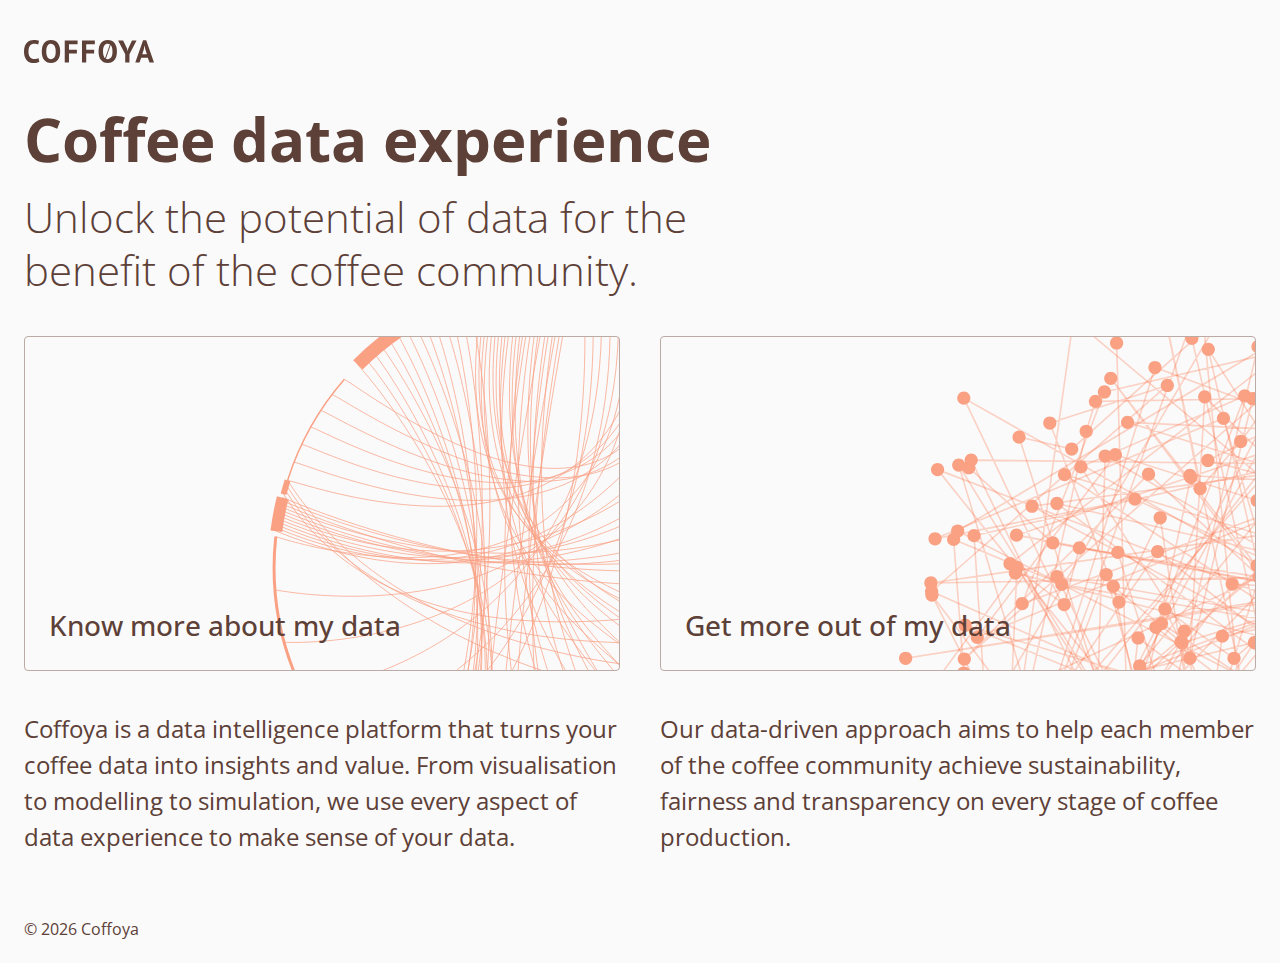
<file: 200.html>
<!doctype html><html lang="en"><head><meta charset="utf-8"/><meta content="width=device-width,initial-scale=1" name="viewport"/><meta content="#000000" name="theme-color"/><meta content="Web site created using create-react-app" name="description"/><link href="/favicon.ico" rel="icon"/><link href="/logo.svg" rel="apple-touch-icon"/><link href="/logo-white.svg" media="(prefers-color-scheme: dark)" rel="icon"/><link href="/logo.svg" media="(prefers-color-scheme: light)" rel="icon"/><link href="/manifest.json" rel="manifest"/><title>coffoya.com</title><script>!function(e,t,a,n,g){e[n]=e[n]||[],e[n].push({"gtm.start":(new Date).getTime(),event:"gtm.js"});var m=t.getElementsByTagName(a)[0],r=t.createElement(a);r.async=!0,r.src="https://www.googletagmanager.com/gtm.js?id=GTM-MKQ226HG",m.parentNode.insertBefore(r,m)}(window,document,"script","dataLayer")</script><script>!function(t,h,e,j,s,n){t.hj=t.hj||function(){(t.hj.q=t.hj.q||[]).push(arguments)},t._hjSettings={hjid:5025738,hjsv:6},s=h.getElementsByTagName("head")[0],(n=h.createElement("script")).async=1,n.src="https://static.hotjar.com/c/hotjar-"+t._hjSettings.hjid+".js?sv="+t._hjSettings.hjsv,s.appendChild(n)}(window,document)</script><script>function gtag(){dataLayer.push(arguments)}window.dataLayer=window.dataLayer||[],gtag("js",new Date),gtag("config","G-TD6HW0Z2TL")</script><script defer="defer" src="/static/js/main.f3817c33.js"></script><link href="/static/css/main.15269162.css" rel="stylesheet"></head><body><noscript><iframe height="0" src="https://www.googletagmanager.com/ns.html?id=GTM-MKQ226HG" style="display:none;visibility:hidden" width="0"></iframe></noscript><noscript>You need to enable JavaScript to run this app.</noscript><div id="root"></div></body></html>
</file>
<file: static/css/main.15269162.css>
@font-face{font-display:swap;font-family:Open Sans;font-style:normal;font-weight:300;src:url(/static/media/open-sans-cyrillic-ext-300-normal.a5bc12d219528cb0552f.woff2) format("woff2"),url(/static/media/open-sans-cyrillic-ext-300-normal.f7d7486a680216a51af6.woff) format("woff");unicode-range:u+0460-052f,u+1c80-1c88,u+20b4,u+2de0-2dff,u+a640-a69f,u+fe2e-fe2f}@font-face{font-display:swap;font-family:Open Sans;font-style:normal;font-weight:300;src:url(/static/media/open-sans-cyrillic-300-normal.c9a3da6afccec16ab742.woff2) format("woff2"),url(/static/media/open-sans-cyrillic-300-normal.532adfa421a06e6d208c.woff) format("woff");unicode-range:u+0301,u+0400-045f,u+0490-0491,u+04b0-04b1,u+2116}@font-face{font-display:swap;font-family:Open Sans;font-style:normal;font-weight:300;src:url(/static/media/open-sans-greek-ext-300-normal.3165706d71d9f46e7e70.woff2) format("woff2"),url(/static/media/open-sans-greek-ext-300-normal.26c1e8d64660c5b342d6.woff) format("woff");unicode-range:u+1f??}@font-face{font-display:swap;font-family:Open Sans;font-style:normal;font-weight:300;src:url(/static/media/open-sans-greek-300-normal.c62ff41856f3410c23c7.woff2) format("woff2"),url(/static/media/open-sans-greek-300-normal.075d984d0575e953bdff.woff) format("woff");unicode-range:u+0370-0377,u+037a-037f,u+0384-038a,u+038c,u+038e-03a1,u+03a3-03ff}@font-face{font-display:swap;font-family:Open Sans;font-style:normal;font-weight:300;src:url(/static/media/open-sans-hebrew-300-normal.8b9e52d1f84c8b8d2014.woff2) format("woff2"),url(/static/media/open-sans-hebrew-300-normal.d718e7baf7015640eb21.woff) format("woff");unicode-range:u+0590-05ff,u+200c-2010,u+20aa,u+25cc,u+fb1d-fb4f}@font-face{font-display:swap;font-family:Open Sans;font-style:normal;font-weight:300;src:url(/static/media/open-sans-math-300-normal.37da9cc1bad1d1a7c535.woff2) format("woff2"),url(/static/media/open-sans-math-300-normal.9e13f406b6fb7f7d3603.woff) format("woff");unicode-range:u+0302-0303,u+0305,u+0307-0308,u+0330,u+0391-03a1,u+03a3-03a9,u+03b1-03c9,u+03d1,u+03d5-03d6,u+03f0-03f1,u+03f4-03f5,u+2034-2037,u+2057,u+20d0-20dc,u+20e1,u+20e5-20ef,u+2102,u+210a-210e,u+2110-2112,u+2115,u+2119-211d,u+2124,u+2128,u+212c-212d,u+212f-2131,u+2133-2138,u+213c-2140,u+2145-2149,u+2190,u+2192,u+2194-21ae,u+21b0-21e5,u+21f1-21f2,u+21f4-2211,u+2213-2214,u+2216-22ff,u+2308-230b,u+2310,u+2319,u+231c-2321,u+2336-237a,u+237c,u+2395,u+239b-23b6,u+23d0,u+23dc-23e1,u+2474-2475,u+25af,u+25b3,u+25b7,u+25bd,u+25c1,u+25ca,u+25cc,u+25fb,u+266d-266f,u+27c0-27ff,u+2900-2aff,u+2b0e-2b11,u+2b30-2b4c,u+2bfe,u+ff5b,u+ff5d,u+1d400-1d7ff,u+1ee??}@font-face{font-display:swap;font-family:Open Sans;font-style:normal;font-weight:300;src:url(/static/media/open-sans-symbols-300-normal.39b4fa08a738fa691587.woff2) format("woff2"),url(/static/media/open-sans-symbols-300-normal.f6b56cb505ca09df49c7.woff) format("woff");unicode-range:u+0001-000c,u+000e-001f,u+007f-009f,u+20dd-20e0,u+20e2-20e4,u+2150-218f,u+2190,u+2192,u+2194-2199,u+21af,u+21e6-21f0,u+21f3,u+2218-2219,u+2299,u+22c4-22c6,u+2300-243f,u+2440-244a,u+2460-24ff,u+25a0-27bf,u+28??,u+2921-2922,u+2981,u+29bf,u+29eb,u+2b??,u+4dc0-4dff,u+fff9-fffb,u+10140-1018e,u+10190-1019c,u+101a0,u+101d0-101fd,u+102e0-102fb,u+10e60-10e7e,u+1d2c0-1d2d3,u+1d2e0-1d37f,u+1f0??,u+1f100-1f1ad,u+1f1e6-1f1ff,u+1f30d-1f30f,u+1f315,u+1f31c,u+1f31e,u+1f320-1f32c,u+1f336,u+1f378,u+1f37d,u+1f382,u+1f393-1f39f,u+1f3a7-1f3a8,u+1f3ac-1f3af,u+1f3c2,u+1f3c4-1f3c6,u+1f3ca-1f3ce,u+1f3d4-1f3e0,u+1f3ed,u+1f3f1-1f3f3,u+1f3f5-1f3f7,u+1f408,u+1f415,u+1f41f,u+1f426,u+1f43f,u+1f441-1f442,u+1f444,u+1f446-1f449,u+1f44c-1f44e,u+1f453,u+1f46a,u+1f47d,u+1f4a3,u+1f4b0,u+1f4b3,u+1f4b9,u+1f4bb,u+1f4bf,u+1f4c8-1f4cb,u+1f4d6,u+1f4da,u+1f4df,u+1f4e3-1f4e6,u+1f4ea-1f4ed,u+1f4f7,u+1f4f9-1f4fb,u+1f4fd-1f4fe,u+1f503,u+1f507-1f50b,u+1f50d,u+1f512-1f513,u+1f53e-1f54a,u+1f54f-1f5fa,u+1f610,u+1f650-1f67f,u+1f687,u+1f68d,u+1f691,u+1f694,u+1f698,u+1f6ad,u+1f6b2,u+1f6b9-1f6ba,u+1f6bc,u+1f6c6-1f6cf,u+1f6d3-1f6d7,u+1f6e0-1f6ea,u+1f6f0-1f6f3,u+1f6f7-1f6fc,u+1f7??,u+1f800-1f80b,u+1f810-1f847,u+1f850-1f859,u+1f860-1f887,u+1f890-1f8ad,u+1f8b0-1f8b1,u+1f900-1f90b,u+1f93b,u+1f946,u+1f984,u+1f996,u+1f9e9,u+1fa00-1fa6f,u+1fa70-1fa7c,u+1fa80-1fa88,u+1fa90-1fabd,u+1fabf-1fac5,u+1face-1fadb,u+1fae0-1fae8,u+1faf0-1faf8,u+1fb??}@font-face{font-display:swap;font-family:Open Sans;font-style:normal;font-weight:300;src:url(/static/media/open-sans-vietnamese-300-normal.b9a07bee7106d3ad4ef7.woff2) format("woff2"),url(/static/media/open-sans-vietnamese-300-normal.fa7ed421dc4f251d32f5.woff) format("woff");unicode-range:u+0102-0103,u+0110-0111,u+0128-0129,u+0168-0169,u+01a0-01a1,u+01af-01b0,u+0300-0301,u+0303-0304,u+0308-0309,u+0323,u+0329,u+1ea0-1ef9,u+20ab}@font-face{font-display:swap;font-family:Open Sans;font-style:normal;font-weight:300;src:url(/static/media/open-sans-latin-ext-300-normal.93611a9729c11ce7c12a.woff2) format("woff2"),url(/static/media/open-sans-latin-ext-300-normal.aff1b6ba3450d791bcb0.woff) format("woff");unicode-range:u+0100-02af,u+0304,u+0308,u+0329,u+1e00-1e9f,u+1ef2-1eff,u+2020,u+20a0-20ab,u+20ad-20c0,u+2113,u+2c60-2c7f,u+a720-a7ff}@font-face{font-display:swap;font-family:Open Sans;font-style:normal;font-weight:300;src:url(/static/media/open-sans-latin-300-normal.6dacce4cff13d02117d6.woff2) format("woff2"),url(/static/media/open-sans-latin-300-normal.5ebd80338e5dca7676b4.woff) format("woff");unicode-range:u+00??,u+0131,u+0152-0153,u+02bb-02bc,u+02c6,u+02da,u+02dc,u+0304,u+0308,u+0329,u+2000-206f,u+2074,u+20ac,u+2122,u+2191,u+2193,u+2212,u+2215,u+feff,u+fffd}@font-face{font-display:swap;font-family:Open Sans;font-style:normal;font-weight:400;src:url(/static/media/open-sans-cyrillic-ext-400-normal.36a8d1fd05dda56813b9.woff2) format("woff2"),url(/static/media/open-sans-cyrillic-ext-400-normal.9b12896e256d73069440.woff) format("woff");unicode-range:u+0460-052f,u+1c80-1c88,u+20b4,u+2de0-2dff,u+a640-a69f,u+fe2e-fe2f}@font-face{font-display:swap;font-family:Open Sans;font-style:normal;font-weight:400;src:url(/static/media/open-sans-cyrillic-400-normal.01a8fce6bb81dce58431.woff2) format("woff2"),url(/static/media/open-sans-cyrillic-400-normal.e634d3fa0d29f030dbfd.woff) format("woff");unicode-range:u+0301,u+0400-045f,u+0490-0491,u+04b0-04b1,u+2116}@font-face{font-display:swap;font-family:Open Sans;font-style:normal;font-weight:400;src:url(/static/media/open-sans-greek-ext-400-normal.d4de70500674183ec495.woff2) format("woff2"),url(/static/media/open-sans-greek-ext-400-normal.3616aaac04f18fe72867.woff) format("woff");unicode-range:u+1f??}@font-face{font-display:swap;font-family:Open Sans;font-style:normal;font-weight:400;src:url(/static/media/open-sans-greek-400-normal.d61d10fb4bef2049668f.woff2) format("woff2"),url(/static/media/open-sans-greek-400-normal.665b8c1e2490329022fc.woff) format("woff");unicode-range:u+0370-0377,u+037a-037f,u+0384-038a,u+038c,u+038e-03a1,u+03a3-03ff}@font-face{font-display:swap;font-family:Open Sans;font-style:normal;font-weight:400;src:url(/static/media/open-sans-hebrew-400-normal.f65fca7e733e2a6990fb.woff2) format("woff2"),url(/static/media/open-sans-hebrew-400-normal.82713d62c795e8ddf1c7.woff) format("woff");unicode-range:u+0590-05ff,u+200c-2010,u+20aa,u+25cc,u+fb1d-fb4f}@font-face{font-display:swap;font-family:Open Sans;font-style:normal;font-weight:400;src:url(/static/media/open-sans-math-400-normal.1313f53c6063cdaee5ae.woff2) format("woff2"),url(/static/media/open-sans-math-400-normal.245c24ec641958c4da01.woff) format("woff");unicode-range:u+0302-0303,u+0305,u+0307-0308,u+0330,u+0391-03a1,u+03a3-03a9,u+03b1-03c9,u+03d1,u+03d5-03d6,u+03f0-03f1,u+03f4-03f5,u+2034-2037,u+2057,u+20d0-20dc,u+20e1,u+20e5-20ef,u+2102,u+210a-210e,u+2110-2112,u+2115,u+2119-211d,u+2124,u+2128,u+212c-212d,u+212f-2131,u+2133-2138,u+213c-2140,u+2145-2149,u+2190,u+2192,u+2194-21ae,u+21b0-21e5,u+21f1-21f2,u+21f4-2211,u+2213-2214,u+2216-22ff,u+2308-230b,u+2310,u+2319,u+231c-2321,u+2336-237a,u+237c,u+2395,u+239b-23b6,u+23d0,u+23dc-23e1,u+2474-2475,u+25af,u+25b3,u+25b7,u+25bd,u+25c1,u+25ca,u+25cc,u+25fb,u+266d-266f,u+27c0-27ff,u+2900-2aff,u+2b0e-2b11,u+2b30-2b4c,u+2bfe,u+ff5b,u+ff5d,u+1d400-1d7ff,u+1ee??}@font-face{font-display:swap;font-family:Open Sans;font-style:normal;font-weight:400;src:url(/static/media/open-sans-symbols-400-normal.9b4f2daf3fa17a8dfb8d.woff2) format("woff2"),url(/static/media/open-sans-symbols-400-normal.cd6494ccf1a1279b0b2c.woff) format("woff");unicode-range:u+0001-000c,u+000e-001f,u+007f-009f,u+20dd-20e0,u+20e2-20e4,u+2150-218f,u+2190,u+2192,u+2194-2199,u+21af,u+21e6-21f0,u+21f3,u+2218-2219,u+2299,u+22c4-22c6,u+2300-243f,u+2440-244a,u+2460-24ff,u+25a0-27bf,u+28??,u+2921-2922,u+2981,u+29bf,u+29eb,u+2b??,u+4dc0-4dff,u+fff9-fffb,u+10140-1018e,u+10190-1019c,u+101a0,u+101d0-101fd,u+102e0-102fb,u+10e60-10e7e,u+1d2c0-1d2d3,u+1d2e0-1d37f,u+1f0??,u+1f100-1f1ad,u+1f1e6-1f1ff,u+1f30d-1f30f,u+1f315,u+1f31c,u+1f31e,u+1f320-1f32c,u+1f336,u+1f378,u+1f37d,u+1f382,u+1f393-1f39f,u+1f3a7-1f3a8,u+1f3ac-1f3af,u+1f3c2,u+1f3c4-1f3c6,u+1f3ca-1f3ce,u+1f3d4-1f3e0,u+1f3ed,u+1f3f1-1f3f3,u+1f3f5-1f3f7,u+1f408,u+1f415,u+1f41f,u+1f426,u+1f43f,u+1f441-1f442,u+1f444,u+1f446-1f449,u+1f44c-1f44e,u+1f453,u+1f46a,u+1f47d,u+1f4a3,u+1f4b0,u+1f4b3,u+1f4b9,u+1f4bb,u+1f4bf,u+1f4c8-1f4cb,u+1f4d6,u+1f4da,u+1f4df,u+1f4e3-1f4e6,u+1f4ea-1f4ed,u+1f4f7,u+1f4f9-1f4fb,u+1f4fd-1f4fe,u+1f503,u+1f507-1f50b,u+1f50d,u+1f512-1f513,u+1f53e-1f54a,u+1f54f-1f5fa,u+1f610,u+1f650-1f67f,u+1f687,u+1f68d,u+1f691,u+1f694,u+1f698,u+1f6ad,u+1f6b2,u+1f6b9-1f6ba,u+1f6bc,u+1f6c6-1f6cf,u+1f6d3-1f6d7,u+1f6e0-1f6ea,u+1f6f0-1f6f3,u+1f6f7-1f6fc,u+1f7??,u+1f800-1f80b,u+1f810-1f847,u+1f850-1f859,u+1f860-1f887,u+1f890-1f8ad,u+1f8b0-1f8b1,u+1f900-1f90b,u+1f93b,u+1f946,u+1f984,u+1f996,u+1f9e9,u+1fa00-1fa6f,u+1fa70-1fa7c,u+1fa80-1fa88,u+1fa90-1fabd,u+1fabf-1fac5,u+1face-1fadb,u+1fae0-1fae8,u+1faf0-1faf8,u+1fb??}@font-face{font-display:swap;font-family:Open Sans;font-style:normal;font-weight:400;src:url(/static/media/open-sans-vietnamese-400-normal.b7e168b0175544ef658f.woff2) format("woff2"),url(/static/media/open-sans-vietnamese-400-normal.83e5f6e46c2d0c489b68.woff) format("woff");unicode-range:u+0102-0103,u+0110-0111,u+0128-0129,u+0168-0169,u+01a0-01a1,u+01af-01b0,u+0300-0301,u+0303-0304,u+0308-0309,u+0323,u+0329,u+1ea0-1ef9,u+20ab}@font-face{font-display:swap;font-family:Open Sans;font-style:normal;font-weight:400;src:url(/static/media/open-sans-latin-ext-400-normal.9aa550d775c13a65310a.woff2) format("woff2"),url(/static/media/open-sans-latin-ext-400-normal.45afdf502a1152ff3a72.woff) format("woff");unicode-range:u+0100-02af,u+0304,u+0308,u+0329,u+1e00-1e9f,u+1ef2-1eff,u+2020,u+20a0-20ab,u+20ad-20c0,u+2113,u+2c60-2c7f,u+a720-a7ff}@font-face{font-display:swap;font-family:Open Sans;font-style:normal;font-weight:400;src:url(/static/media/open-sans-latin-400-normal.feb0d8644aca3df9fabf.woff2) format("woff2"),url(/static/media/open-sans-latin-400-normal.ec29e3b7a52c13cd7191.woff) format("woff");unicode-range:u+00??,u+0131,u+0152-0153,u+02bb-02bc,u+02c6,u+02da,u+02dc,u+0304,u+0308,u+0329,u+2000-206f,u+2074,u+20ac,u+2122,u+2191,u+2193,u+2212,u+2215,u+feff,u+fffd}@font-face{font-display:swap;font-family:Open Sans;font-style:normal;font-weight:500;src:url(/static/media/open-sans-cyrillic-ext-500-normal.d7760cc5114dda996042.woff2) format("woff2"),url(/static/media/open-sans-cyrillic-ext-500-normal.64860bf1c70c997d5d43.woff) format("woff");unicode-range:u+0460-052f,u+1c80-1c88,u+20b4,u+2de0-2dff,u+a640-a69f,u+fe2e-fe2f}@font-face{font-display:swap;font-family:Open Sans;font-style:normal;font-weight:500;src:url(/static/media/open-sans-cyrillic-500-normal.11d67b561e5005623ce3.woff2) format("woff2"),url(/static/media/open-sans-cyrillic-500-normal.cf61ea582904abf1aed4.woff) format("woff");unicode-range:u+0301,u+0400-045f,u+0490-0491,u+04b0-04b1,u+2116}@font-face{font-display:swap;font-family:Open Sans;font-style:normal;font-weight:500;src:url(/static/media/open-sans-greek-ext-500-normal.eca5cd4545a9a8ffcfce.woff2) format("woff2"),url(/static/media/open-sans-greek-ext-500-normal.bfe7c836cf6c1c0fc5a2.woff) format("woff");unicode-range:u+1f??}@font-face{font-display:swap;font-family:Open Sans;font-style:normal;font-weight:500;src:url(/static/media/open-sans-greek-500-normal.472c7aa465dbd35011cc.woff2) format("woff2"),url(/static/media/open-sans-greek-500-normal.35e40616e4fc323b4e94.woff) format("woff");unicode-range:u+0370-0377,u+037a-037f,u+0384-038a,u+038c,u+038e-03a1,u+03a3-03ff}@font-face{font-display:swap;font-family:Open Sans;font-style:normal;font-weight:500;src:url(/static/media/open-sans-hebrew-500-normal.a489d11138e6455c4707.woff2) format("woff2"),url(/static/media/open-sans-hebrew-500-normal.d475702ffb8dc7575731.woff) format("woff");unicode-range:u+0590-05ff,u+200c-2010,u+20aa,u+25cc,u+fb1d-fb4f}@font-face{font-display:swap;font-family:Open Sans;font-style:normal;font-weight:500;src:url(/static/media/open-sans-math-500-normal.d86fb9cd4dca7da3b79b.woff2) format("woff2"),url(/static/media/open-sans-math-500-normal.630b1a448d6399b1daa4.woff) format("woff");unicode-range:u+0302-0303,u+0305,u+0307-0308,u+0330,u+0391-03a1,u+03a3-03a9,u+03b1-03c9,u+03d1,u+03d5-03d6,u+03f0-03f1,u+03f4-03f5,u+2034-2037,u+2057,u+20d0-20dc,u+20e1,u+20e5-20ef,u+2102,u+210a-210e,u+2110-2112,u+2115,u+2119-211d,u+2124,u+2128,u+212c-212d,u+212f-2131,u+2133-2138,u+213c-2140,u+2145-2149,u+2190,u+2192,u+2194-21ae,u+21b0-21e5,u+21f1-21f2,u+21f4-2211,u+2213-2214,u+2216-22ff,u+2308-230b,u+2310,u+2319,u+231c-2321,u+2336-237a,u+237c,u+2395,u+239b-23b6,u+23d0,u+23dc-23e1,u+2474-2475,u+25af,u+25b3,u+25b7,u+25bd,u+25c1,u+25ca,u+25cc,u+25fb,u+266d-266f,u+27c0-27ff,u+2900-2aff,u+2b0e-2b11,u+2b30-2b4c,u+2bfe,u+ff5b,u+ff5d,u+1d400-1d7ff,u+1ee??}@font-face{font-display:swap;font-family:Open Sans;font-style:normal;font-weight:500;src:url(/static/media/open-sans-symbols-500-normal.807beb8a7afe5716db40.woff2) format("woff2"),url(/static/media/open-sans-symbols-500-normal.145372929ba6f843df4a.woff) format("woff");unicode-range:u+0001-000c,u+000e-001f,u+007f-009f,u+20dd-20e0,u+20e2-20e4,u+2150-218f,u+2190,u+2192,u+2194-2199,u+21af,u+21e6-21f0,u+21f3,u+2218-2219,u+2299,u+22c4-22c6,u+2300-243f,u+2440-244a,u+2460-24ff,u+25a0-27bf,u+28??,u+2921-2922,u+2981,u+29bf,u+29eb,u+2b??,u+4dc0-4dff,u+fff9-fffb,u+10140-1018e,u+10190-1019c,u+101a0,u+101d0-101fd,u+102e0-102fb,u+10e60-10e7e,u+1d2c0-1d2d3,u+1d2e0-1d37f,u+1f0??,u+1f100-1f1ad,u+1f1e6-1f1ff,u+1f30d-1f30f,u+1f315,u+1f31c,u+1f31e,u+1f320-1f32c,u+1f336,u+1f378,u+1f37d,u+1f382,u+1f393-1f39f,u+1f3a7-1f3a8,u+1f3ac-1f3af,u+1f3c2,u+1f3c4-1f3c6,u+1f3ca-1f3ce,u+1f3d4-1f3e0,u+1f3ed,u+1f3f1-1f3f3,u+1f3f5-1f3f7,u+1f408,u+1f415,u+1f41f,u+1f426,u+1f43f,u+1f441-1f442,u+1f444,u+1f446-1f449,u+1f44c-1f44e,u+1f453,u+1f46a,u+1f47d,u+1f4a3,u+1f4b0,u+1f4b3,u+1f4b9,u+1f4bb,u+1f4bf,u+1f4c8-1f4cb,u+1f4d6,u+1f4da,u+1f4df,u+1f4e3-1f4e6,u+1f4ea-1f4ed,u+1f4f7,u+1f4f9-1f4fb,u+1f4fd-1f4fe,u+1f503,u+1f507-1f50b,u+1f50d,u+1f512-1f513,u+1f53e-1f54a,u+1f54f-1f5fa,u+1f610,u+1f650-1f67f,u+1f687,u+1f68d,u+1f691,u+1f694,u+1f698,u+1f6ad,u+1f6b2,u+1f6b9-1f6ba,u+1f6bc,u+1f6c6-1f6cf,u+1f6d3-1f6d7,u+1f6e0-1f6ea,u+1f6f0-1f6f3,u+1f6f7-1f6fc,u+1f7??,u+1f800-1f80b,u+1f810-1f847,u+1f850-1f859,u+1f860-1f887,u+1f890-1f8ad,u+1f8b0-1f8b1,u+1f900-1f90b,u+1f93b,u+1f946,u+1f984,u+1f996,u+1f9e9,u+1fa00-1fa6f,u+1fa70-1fa7c,u+1fa80-1fa88,u+1fa90-1fabd,u+1fabf-1fac5,u+1face-1fadb,u+1fae0-1fae8,u+1faf0-1faf8,u+1fb??}@font-face{font-display:swap;font-family:Open Sans;font-style:normal;font-weight:500;src:url(/static/media/open-sans-vietnamese-500-normal.deb7f57cc1ecb775568e.woff2) format("woff2"),url(/static/media/open-sans-vietnamese-500-normal.987005f9832af4abef05.woff) format("woff");unicode-range:u+0102-0103,u+0110-0111,u+0128-0129,u+0168-0169,u+01a0-01a1,u+01af-01b0,u+0300-0301,u+0303-0304,u+0308-0309,u+0323,u+0329,u+1ea0-1ef9,u+20ab}@font-face{font-display:swap;font-family:Open Sans;font-style:normal;font-weight:500;src:url(/static/media/open-sans-latin-ext-500-normal.fe187a9a50fd6a2f58bb.woff2) format("woff2"),url(/static/media/open-sans-latin-ext-500-normal.4f05208b6e48381f4a43.woff) format("woff");unicode-range:u+0100-02af,u+0304,u+0308,u+0329,u+1e00-1e9f,u+1ef2-1eff,u+2020,u+20a0-20ab,u+20ad-20c0,u+2113,u+2c60-2c7f,u+a720-a7ff}@font-face{font-display:swap;font-family:Open Sans;font-style:normal;font-weight:500;src:url(/static/media/open-sans-latin-500-normal.4014dc96fc81e6741eac.woff2) format("woff2"),url(/static/media/open-sans-latin-500-normal.eae14b91d11a7417b25f.woff) format("woff");unicode-range:u+00??,u+0131,u+0152-0153,u+02bb-02bc,u+02c6,u+02da,u+02dc,u+0304,u+0308,u+0329,u+2000-206f,u+2074,u+20ac,u+2122,u+2191,u+2193,u+2212,u+2215,u+feff,u+fffd}@font-face{font-display:swap;font-family:Open Sans;font-style:normal;font-weight:700;src:url(/static/media/open-sans-cyrillic-ext-700-normal.0f688c2db704e3717517.woff2) format("woff2"),url(/static/media/open-sans-cyrillic-ext-700-normal.da6e323757b3ee966796.woff) format("woff");unicode-range:u+0460-052f,u+1c80-1c88,u+20b4,u+2de0-2dff,u+a640-a69f,u+fe2e-fe2f}@font-face{font-display:swap;font-family:Open Sans;font-style:normal;font-weight:700;src:url(/static/media/open-sans-cyrillic-700-normal.5f9389c7b5f2373cbb9e.woff2) format("woff2"),url(/static/media/open-sans-cyrillic-700-normal.4a6bc0011402ae4a4a43.woff) format("woff");unicode-range:u+0301,u+0400-045f,u+0490-0491,u+04b0-04b1,u+2116}@font-face{font-display:swap;font-family:Open Sans;font-style:normal;font-weight:700;src:url(/static/media/open-sans-greek-ext-700-normal.8becdb66e0051c161edc.woff2) format("woff2"),url(/static/media/open-sans-greek-ext-700-normal.9dded2d1769c929a982e.woff) format("woff");unicode-range:u+1f??}@font-face{font-display:swap;font-family:Open Sans;font-style:normal;font-weight:700;src:url(/static/media/open-sans-greek-700-normal.ef96c2b399718b269d5c.woff2) format("woff2"),url(/static/media/open-sans-greek-700-normal.06e018d14ca50bcd31d3.woff) format("woff");unicode-range:u+0370-0377,u+037a-037f,u+0384-038a,u+038c,u+038e-03a1,u+03a3-03ff}@font-face{font-display:swap;font-family:Open Sans;font-style:normal;font-weight:700;src:url(/static/media/open-sans-hebrew-700-normal.20ae2e9f7057672b8762.woff2) format("woff2"),url(/static/media/open-sans-hebrew-700-normal.6c470275e2b09d353981.woff) format("woff");unicode-range:u+0590-05ff,u+200c-2010,u+20aa,u+25cc,u+fb1d-fb4f}@font-face{font-display:swap;font-family:Open Sans;font-style:normal;font-weight:700;src:url(/static/media/open-sans-math-700-normal.ea871e152ba8643cb832.woff2) format("woff2"),url(/static/media/open-sans-math-700-normal.1f5e1209d65a44bcf636.woff) format("woff");unicode-range:u+0302-0303,u+0305,u+0307-0308,u+0330,u+0391-03a1,u+03a3-03a9,u+03b1-03c9,u+03d1,u+03d5-03d6,u+03f0-03f1,u+03f4-03f5,u+2034-2037,u+2057,u+20d0-20dc,u+20e1,u+20e5-20ef,u+2102,u+210a-210e,u+2110-2112,u+2115,u+2119-211d,u+2124,u+2128,u+212c-212d,u+212f-2131,u+2133-2138,u+213c-2140,u+2145-2149,u+2190,u+2192,u+2194-21ae,u+21b0-21e5,u+21f1-21f2,u+21f4-2211,u+2213-2214,u+2216-22ff,u+2308-230b,u+2310,u+2319,u+231c-2321,u+2336-237a,u+237c,u+2395,u+239b-23b6,u+23d0,u+23dc-23e1,u+2474-2475,u+25af,u+25b3,u+25b7,u+25bd,u+25c1,u+25ca,u+25cc,u+25fb,u+266d-266f,u+27c0-27ff,u+2900-2aff,u+2b0e-2b11,u+2b30-2b4c,u+2bfe,u+ff5b,u+ff5d,u+1d400-1d7ff,u+1ee??}@font-face{font-display:swap;font-family:Open Sans;font-style:normal;font-weight:700;src:url(/static/media/open-sans-symbols-700-normal.caa78c26a06a6a900dc1.woff2) format("woff2"),url(/static/media/open-sans-symbols-700-normal.024a56388d4a4769bce5.woff) format("woff");unicode-range:u+0001-000c,u+000e-001f,u+007f-009f,u+20dd-20e0,u+20e2-20e4,u+2150-218f,u+2190,u+2192,u+2194-2199,u+21af,u+21e6-21f0,u+21f3,u+2218-2219,u+2299,u+22c4-22c6,u+2300-243f,u+2440-244a,u+2460-24ff,u+25a0-27bf,u+28??,u+2921-2922,u+2981,u+29bf,u+29eb,u+2b??,u+4dc0-4dff,u+fff9-fffb,u+10140-1018e,u+10190-1019c,u+101a0,u+101d0-101fd,u+102e0-102fb,u+10e60-10e7e,u+1d2c0-1d2d3,u+1d2e0-1d37f,u+1f0??,u+1f100-1f1ad,u+1f1e6-1f1ff,u+1f30d-1f30f,u+1f315,u+1f31c,u+1f31e,u+1f320-1f32c,u+1f336,u+1f378,u+1f37d,u+1f382,u+1f393-1f39f,u+1f3a7-1f3a8,u+1f3ac-1f3af,u+1f3c2,u+1f3c4-1f3c6,u+1f3ca-1f3ce,u+1f3d4-1f3e0,u+1f3ed,u+1f3f1-1f3f3,u+1f3f5-1f3f7,u+1f408,u+1f415,u+1f41f,u+1f426,u+1f43f,u+1f441-1f442,u+1f444,u+1f446-1f449,u+1f44c-1f44e,u+1f453,u+1f46a,u+1f47d,u+1f4a3,u+1f4b0,u+1f4b3,u+1f4b9,u+1f4bb,u+1f4bf,u+1f4c8-1f4cb,u+1f4d6,u+1f4da,u+1f4df,u+1f4e3-1f4e6,u+1f4ea-1f4ed,u+1f4f7,u+1f4f9-1f4fb,u+1f4fd-1f4fe,u+1f503,u+1f507-1f50b,u+1f50d,u+1f512-1f513,u+1f53e-1f54a,u+1f54f-1f5fa,u+1f610,u+1f650-1f67f,u+1f687,u+1f68d,u+1f691,u+1f694,u+1f698,u+1f6ad,u+1f6b2,u+1f6b9-1f6ba,u+1f6bc,u+1f6c6-1f6cf,u+1f6d3-1f6d7,u+1f6e0-1f6ea,u+1f6f0-1f6f3,u+1f6f7-1f6fc,u+1f7??,u+1f800-1f80b,u+1f810-1f847,u+1f850-1f859,u+1f860-1f887,u+1f890-1f8ad,u+1f8b0-1f8b1,u+1f900-1f90b,u+1f93b,u+1f946,u+1f984,u+1f996,u+1f9e9,u+1fa00-1fa6f,u+1fa70-1fa7c,u+1fa80-1fa88,u+1fa90-1fabd,u+1fabf-1fac5,u+1face-1fadb,u+1fae0-1fae8,u+1faf0-1faf8,u+1fb??}@font-face{font-display:swap;font-family:Open Sans;font-style:normal;font-weight:700;src:url(/static/media/open-sans-vietnamese-700-normal.72f4fa805a44abdcee01.woff2) format("woff2"),url(/static/media/open-sans-vietnamese-700-normal.28ec6b7aaee4ed77a5d8.woff) format("woff");unicode-range:u+0102-0103,u+0110-0111,u+0128-0129,u+0168-0169,u+01a0-01a1,u+01af-01b0,u+0300-0301,u+0303-0304,u+0308-0309,u+0323,u+0329,u+1ea0-1ef9,u+20ab}@font-face{font-display:swap;font-family:Open Sans;font-style:normal;font-weight:700;src:url(/static/media/open-sans-latin-ext-700-normal.dd2034f979effa1a8867.woff2) format("woff2"),url(/static/media/open-sans-latin-ext-700-normal.fcda88519a3374a80959.woff) format("woff");unicode-range:u+0100-02af,u+0304,u+0308,u+0329,u+1e00-1e9f,u+1ef2-1eff,u+2020,u+20a0-20ab,u+20ad-20c0,u+2113,u+2c60-2c7f,u+a720-a7ff}@font-face{font-display:swap;font-family:Open Sans;font-style:normal;font-weight:700;src:url(/static/media/open-sans-latin-700-normal.93eac171b09d26a243c1.woff2) format("woff2"),url(/static/media/open-sans-latin-700-normal.7dd8648f69688a264a3e.woff) format("woff");unicode-range:u+00??,u+0131,u+0152-0153,u+02bb-02bc,u+02c6,u+02da,u+02dc,u+0304,u+0308,u+0329,u+2000-206f,u+2074,u+20ac,u+2122,u+2191,u+2193,u+2212,u+2215,u+feff,u+fffd}
</file>
